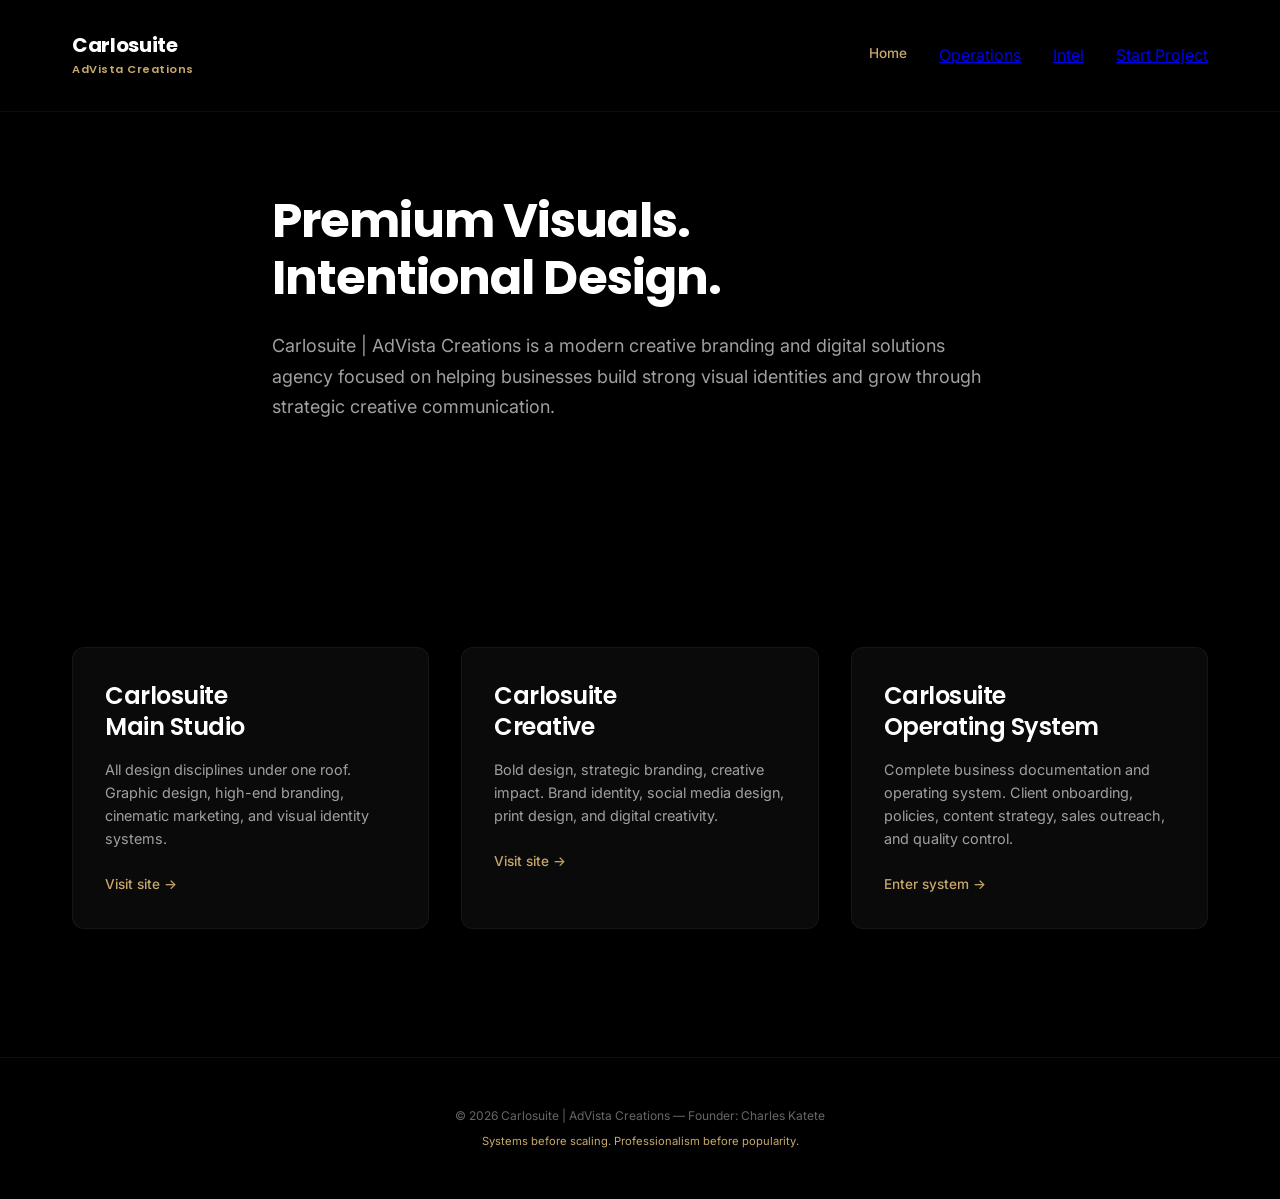
<file: index.html>
<!DOCTYPE html>
<html lang="en">
<head>
    <meta charset="UTF-8">
    <meta name="viewport" content="width=device-width, initial-scale=1.0">
    <title>Carlosuite | AdVista Creations</title>
    <link rel="stylesheet" href="css/style.css">
    <link href="https://fonts.googleapis.com/css2?family=Inter:opsz,wght@14..32,300;14..32,400;14..32,500;14..32,600;14..32,700&family=Poppins:wght@400;500;600;700;800&display=swap" rel="stylesheet">
</head>
<body>
    <div class="site-container">
        <!-- Navigation -->
        <header class="header">
            <div class="header-inner">
                <div class="logo">
                    <span class="logo-main">Carlosuite</span>
                    <span class="logo-sub">AdVista Creations</span>
                </div>
                <nav class="nav">
                    <a href="index.html" class="nav-link active">Home</a>
                    <a href="operations.html">Operations</a>
                    <a href="intel.html">Intel</a>
                    <a href="start.html">Start Project</a>
                </nav>
            </div>
        </header>

        <!-- Main Content -->
        <main class="main">
            <!-- Hero Section -->
            <section class="hero">
                <div class="container container-narrow">
                    <div class="hero-content">
                        <h1 class="hero-title">Premium Visuals.<br>Intentional Design.</h1>
                        <p class="hero-description">
                            Carlosuite | AdVista Creations is a modern creative branding and digital solutions agency 
                            focused on helping businesses build strong visual identities and grow through strategic 
                            creative communication.
                        </p>
                    </div>
                </div>
            </section>

            <!-- Three Card Navigation -->
            <section class="cards-section">
                <div class="container">
                    <div class="cards-grid">
                        <!-- Card 1: Existing Site 1 -->
                        <a href="https://carlosuite.vercel.app/" class="card" target="_blank" rel="noopener noreferrer">
                            <div class="card-content">
                                <h2 class="card-title">Carlosuite<br>Main Studio</h2>
                                <p class="card-description">
                                    All design disciplines under one roof. Graphic design, high-end branding, 
                                    cinematic marketing, and visual identity systems.
                                </p>
                                <span class="card-link">Visit site →</span>
                            </div>
                        </a>

                        <!-- Card 2: Existing Site 2 -->
                        <a href="https://carlosuite-creative.vercel.app/index.html" class="card" target="_blank" rel="noopener noreferrer">
                            <div class="card-content">
                                <h2 class="card-title">Carlosuite<br>Creative</h2>
                                <p class="card-description">
                                    Bold design, strategic branding, creative impact. Brand identity, social media design, 
                                    print design, and digital creativity.
                                </p>
                                <span class="card-link">Visit site →</span>
                            </div>
                        </a>

                        <!-- Card 3: New Unified Operating System -->
                        <a href="operations.html" class="card">
                            <div class="card-content">
                                <h2 class="card-title">Carlosuite<br>Operating System</h2>
                                <p class="card-description">
                                    Complete business documentation and operating system. Client onboarding, policies, 
                                    content strategy, sales outreach, and quality control.
                                </p>
                                <span class="card-link">Enter system →</span>
                            </div>
                        </a>
                    </div>
                </div>
            </section>

            <!-- Footer -->
            <footer class="footer">
                <div class="container">
                    <div class="footer-inner">
                        <p class="footer-copyright">© 2026 Carlosuite | AdVista Creations — Founder: Charles Katete</p>
                        <p class="footer-philosophy">Systems before scaling. Professionalism before popularity.</p>
                    </div>
                </div>
            </footer>
        </main>
    </div>
    <script src="js/main.js"></script>
</body>
</html>
</file>
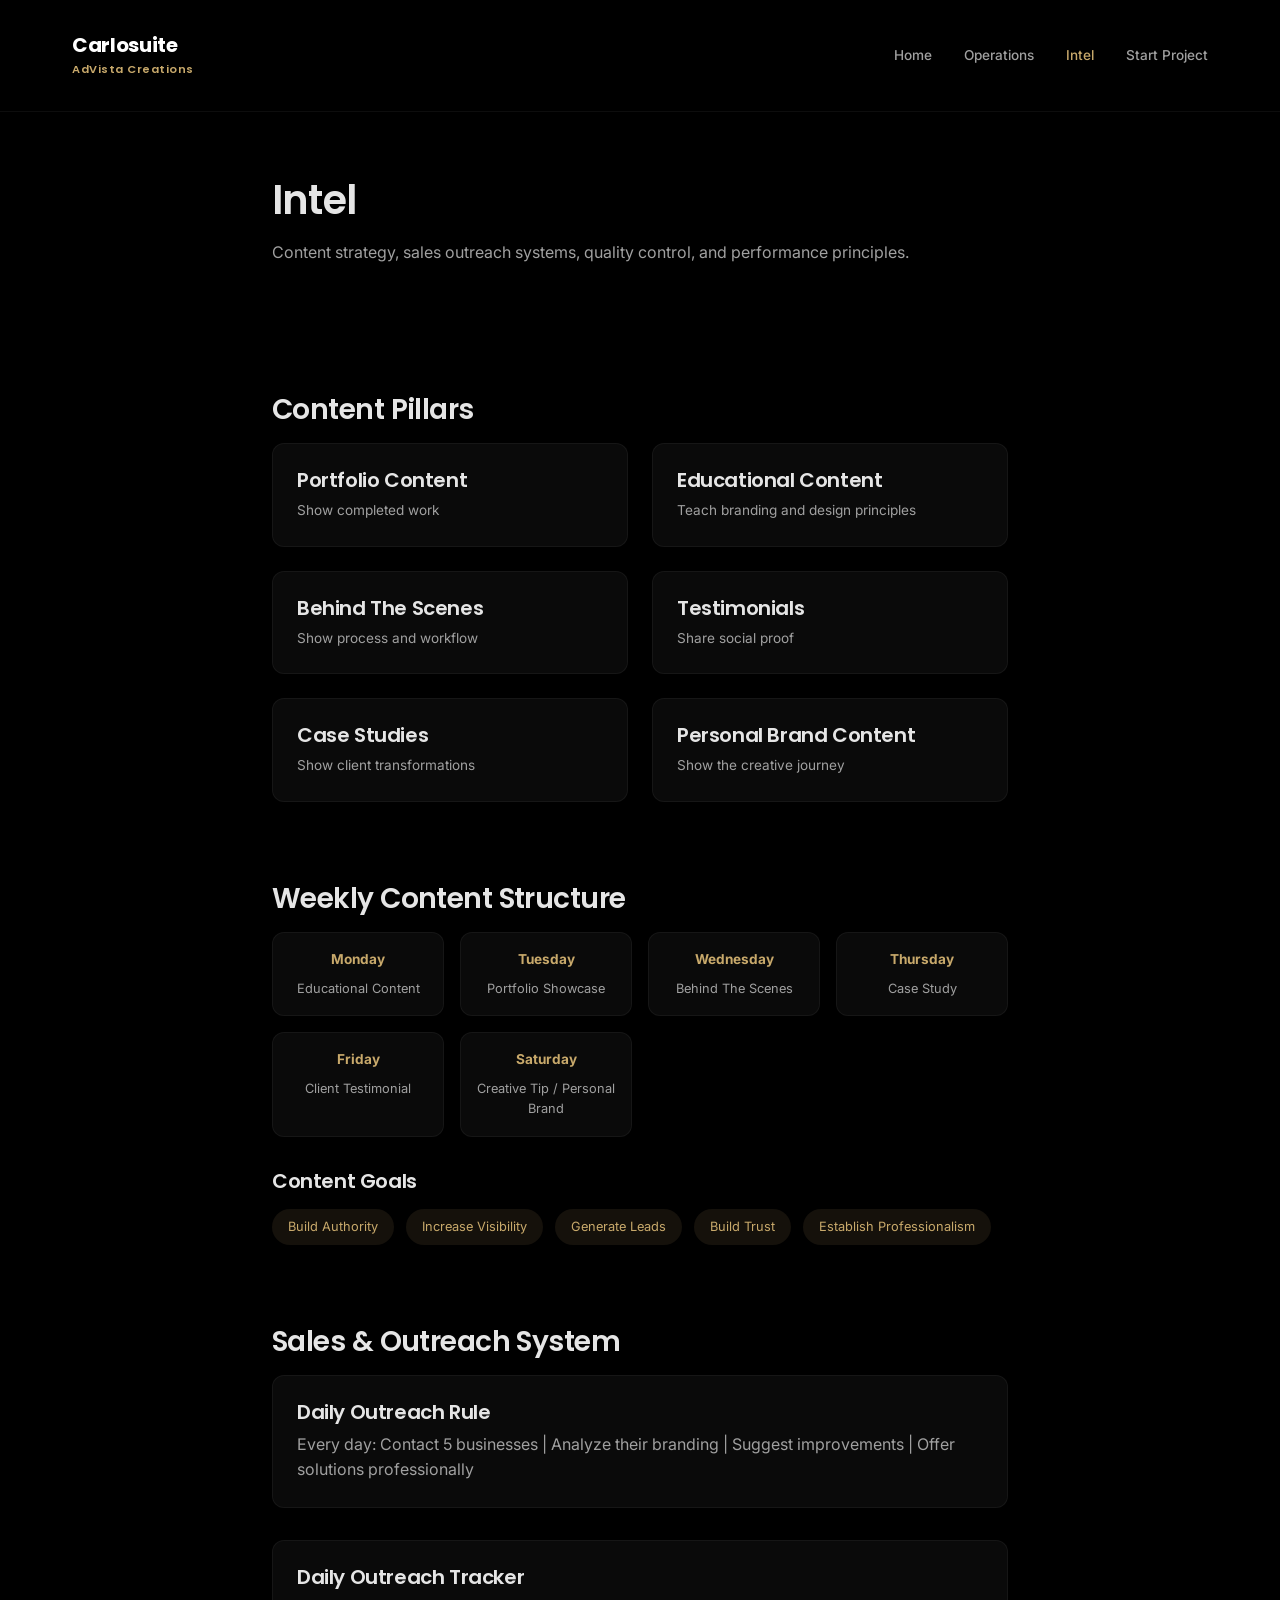
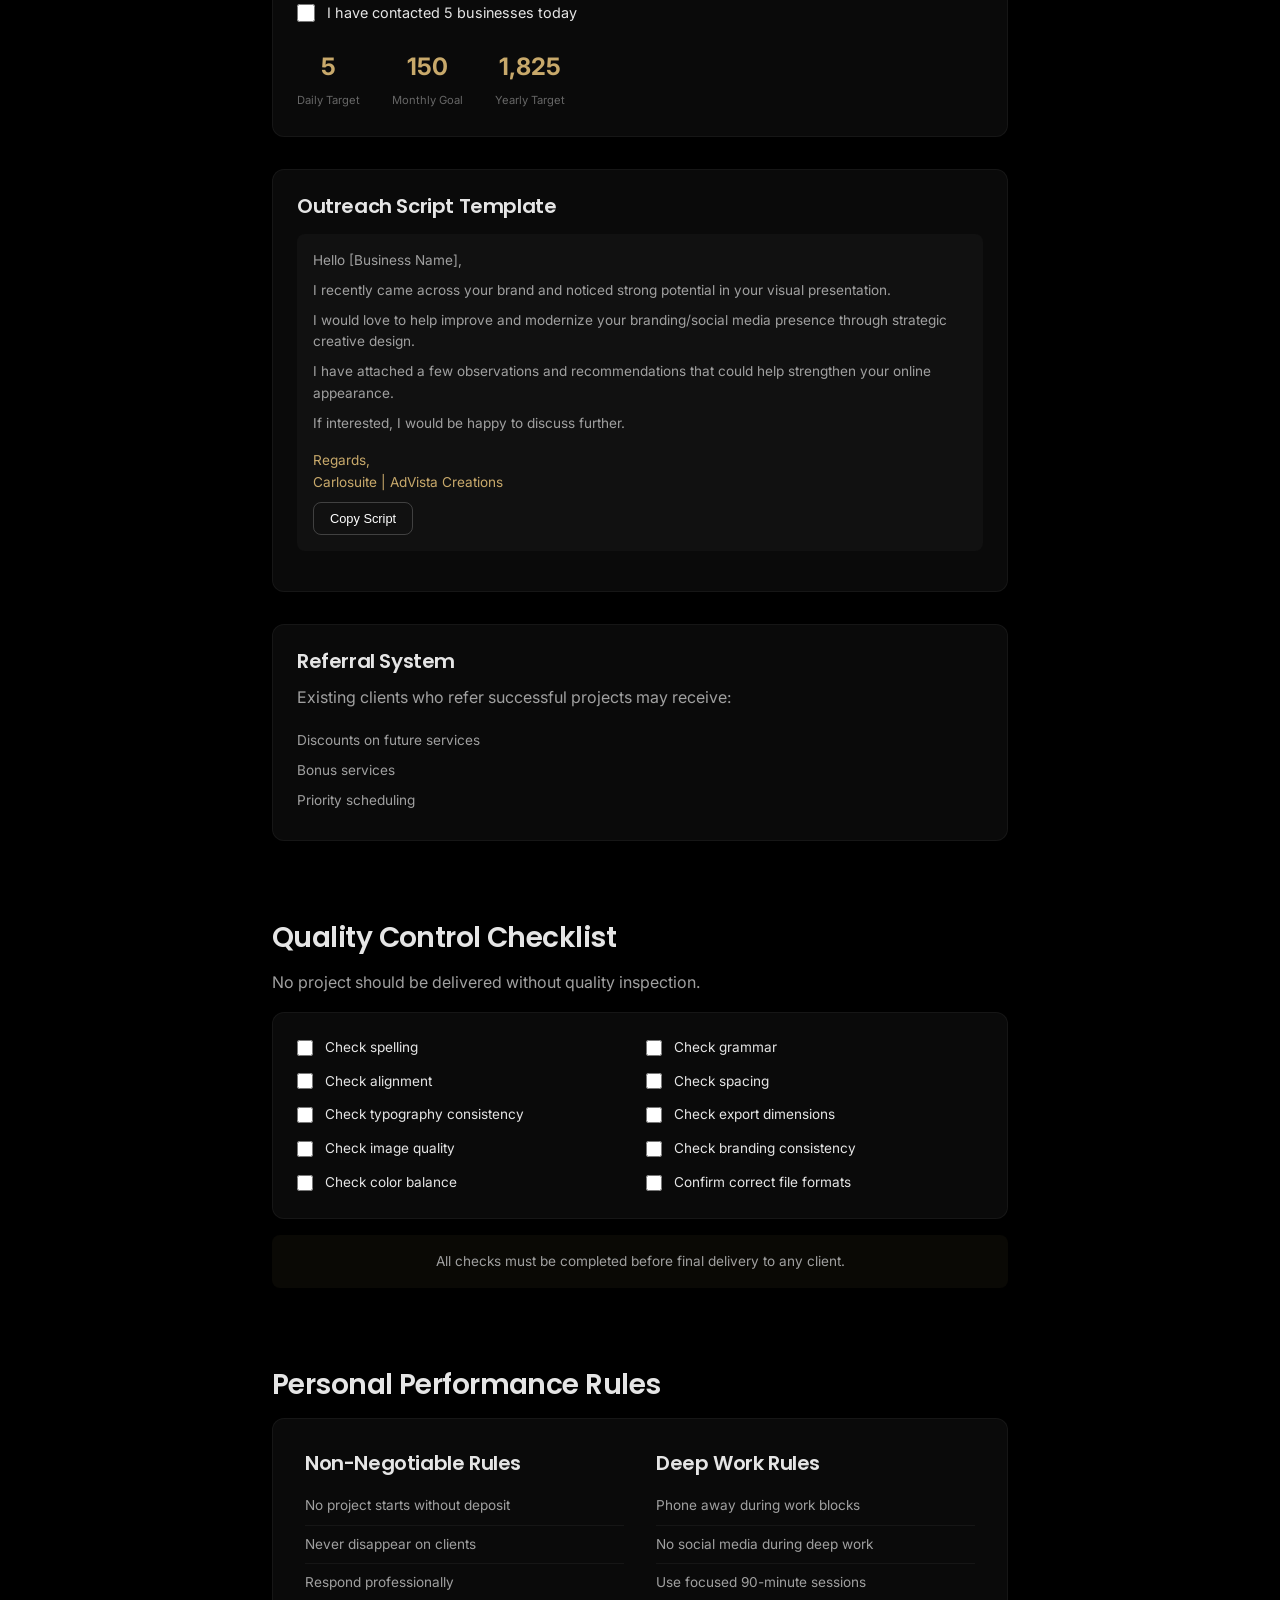
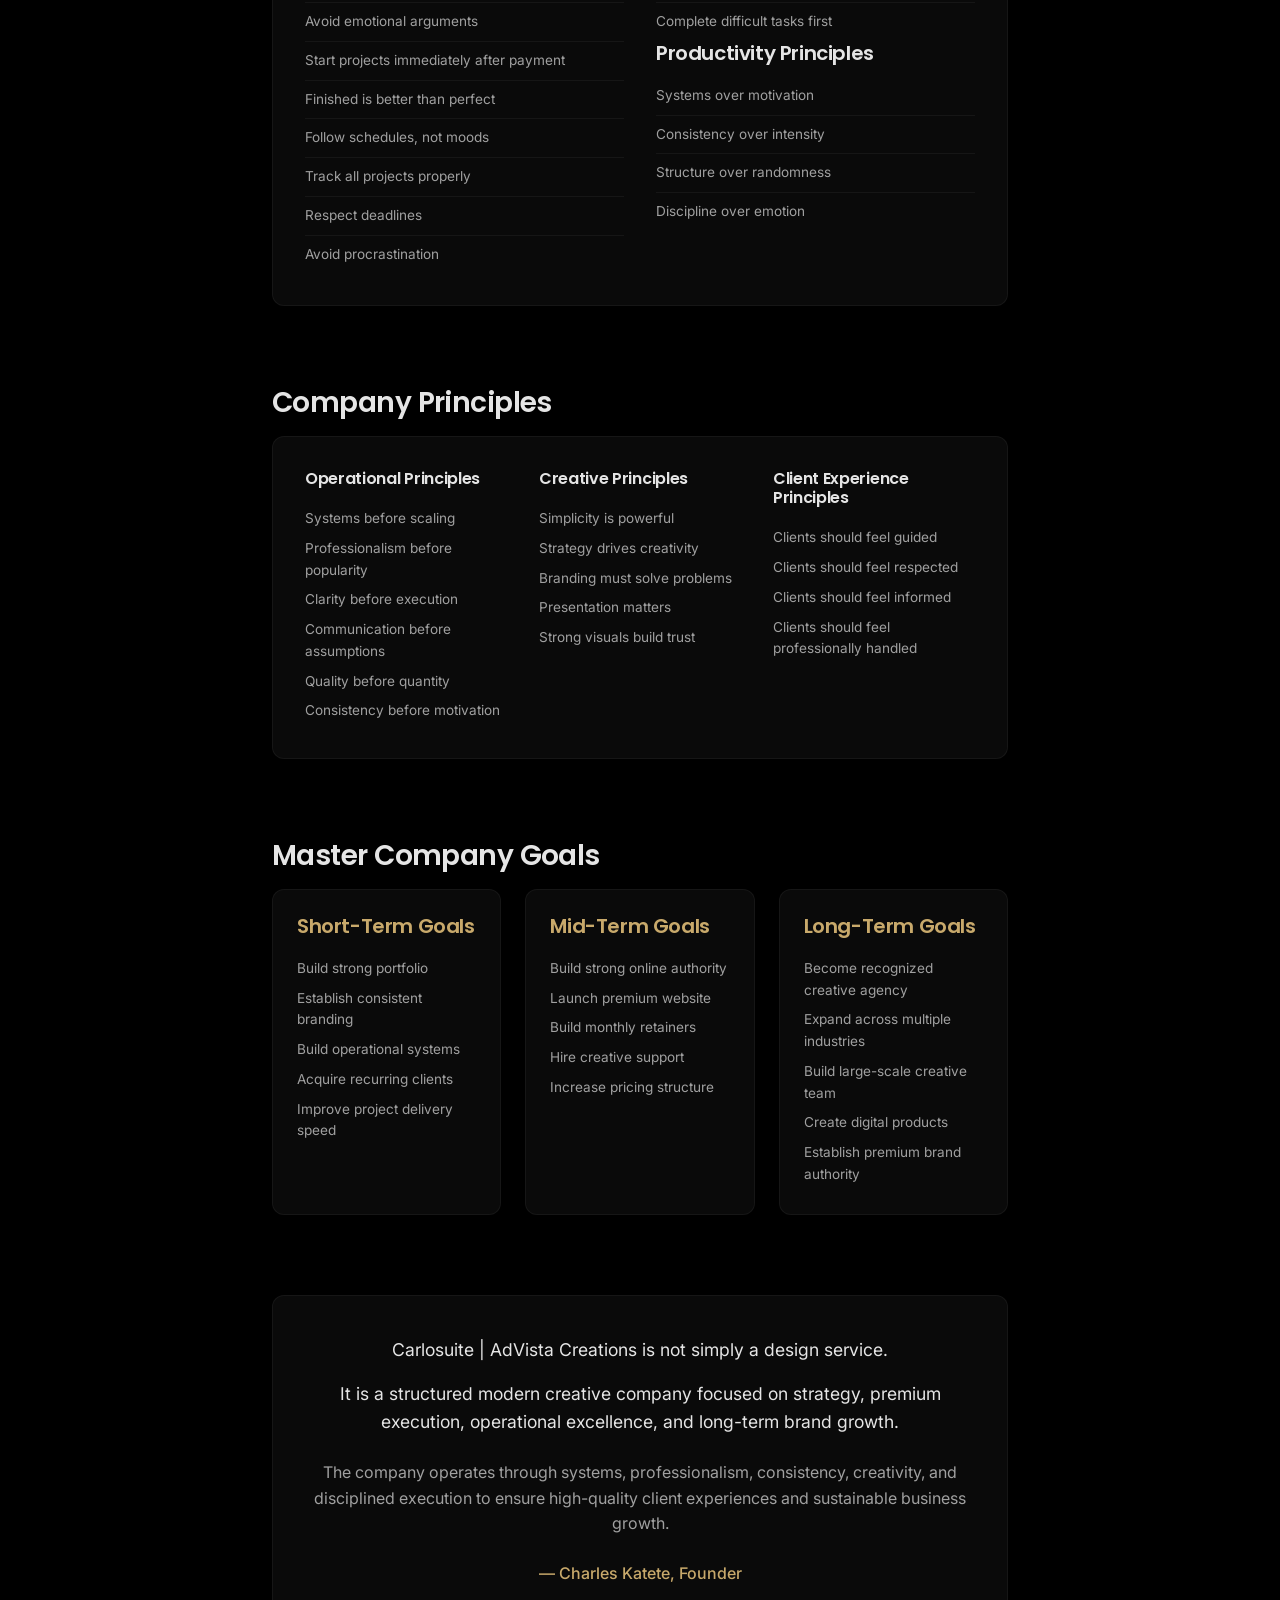
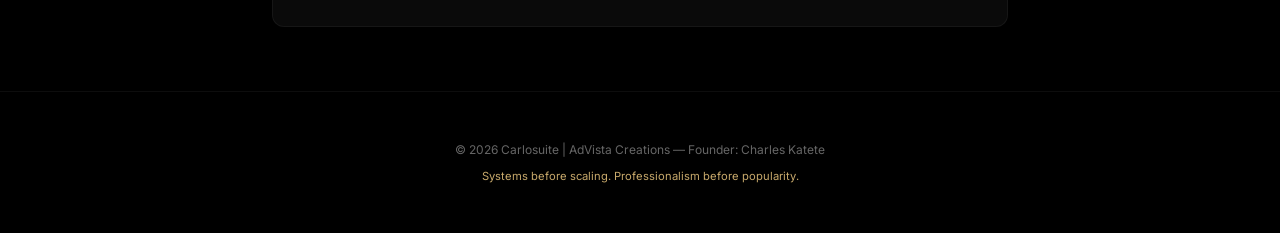
<file: intel.html>
<!DOCTYPE html>
<html lang="en">
<head>
    <meta charset="UTF-8">
    <meta name="viewport" content="width=device-width, initial-scale=1.0">
    <title>Intel — Carlosuite | AdVista Creations</title>
    <link rel="stylesheet" href="css/style.css">
    <link href="https://fonts.googleapis.com/css2?family=Inter:opsz,wght@14..32,300;14..32,400;14..32,500;14..32,600;14..32,700&family=Poppins:wght@400;500;600;700;800&display=swap" rel="stylesheet">
</head>
<body>
    <div class="site-container">
        <!-- Navigation -->
        <header class="header">
            <div class="header-inner">
                <div class="logo">
                    <span class="logo-main">Carlosuite</span>
                    <span class="logo-sub">AdVista Creations</span>
                </div>
                <nav class="nav">
                    <a href="index.html" class="nav-link">Home</a>
                    <a href="operations.html" class="nav-link">Operations</a>
                    <a href="intel.html" class="nav-link active">Intel</a>
                    <a href="start.html" class="nav-link">Start Project</a>
                </nav>
            </div>
        </header>

        <!-- Main Content -->
        <main class="main">
            <!-- Page Header -->
            <section class="page-header">
                <div class="container container-narrow">
                    <h1>Intel</h1>
                    <p class="header-desc">Content strategy, sales outreach systems, quality control, and performance principles.</p>
                </div>
            </section>

            <!-- Content Pillars -->
            <section class="content-pillars">
                <div class="container container-narrow">
                    <h2>Content Pillars</h2>
                    
                    <div class="pillars-grid">
                        <div class="pillar-card">
                            <h3>Portfolio Content</h3>
                            <p>Show completed work</p>
                        </div>
                        <div class="pillar-card">
                            <h3>Educational Content</h3>
                            <p>Teach branding and design principles</p>
                        </div>
                        <div class="pillar-card">
                            <h3>Behind The Scenes</h3>
                            <p>Show process and workflow</p>
                        </div>
                        <div class="pillar-card">
                            <h3>Testimonials</h3>
                            <p>Share social proof</p>
                        </div>
                        <div class="pillar-card">
                            <h3>Case Studies</h3>
                            <p>Show client transformations</p>
                        </div>
                        <div class="pillar-card">
                            <h3>Personal Brand Content</h3>
                            <p>Show the creative journey</p>
                        </div>
                    </div>
                </div>
            </section>

            <!-- Weekly Content Structure -->
            <section class="weekly-content">
                <div class="container container-narrow">
                    <h2>Weekly Content Structure</h2>
                    
                    <div class="weekly-grid">
                        <div class="weekday-card">
                            <div class="weekday">Monday</div>
                            <div class="content-type">Educational Content</div>
                        </div>
                        <div class="weekday-card">
                            <div class="weekday">Tuesday</div>
                            <div class="content-type">Portfolio Showcase</div>
                        </div>
                        <div class="weekday-card">
                            <div class="weekday">Wednesday</div>
                            <div class="content-type">Behind The Scenes</div>
                        </div>
                        <div class="weekday-card">
                            <div class="weekday">Thursday</div>
                            <div class="content-type">Case Study</div>
                        </div>
                        <div class="weekday-card">
                            <div class="weekday">Friday</div>
                            <div class="content-type">Client Testimonial</div>
                        </div>
                        <div class="weekday-card">
                            <div class="weekday">Saturday</div>
                            <div class="content-type">Creative Tip / Personal Brand</div>
                        </div>
                    </div>
                    
                    <div class="content-goals">
                        <h3>Content Goals</h3>
                        <div class="goals-list">
                            <span class="goal-tag">Build Authority</span>
                            <span class="goal-tag">Increase Visibility</span>
                            <span class="goal-tag">Generate Leads</span>
                            <span class="goal-tag">Build Trust</span>
                            <span class="goal-tag">Establish Professionalism</span>
                        </div>
                    </div>
                </div>
            </section>

            <!-- Sales & Outreach System -->
            <section class="outreach-system">
                <div class="container container-narrow">
                    <h2>Sales & Outreach System</h2>
                    
                    <div class="outreach-rule">
                        <div class="rule-content">
                            <h3>Daily Outreach Rule</h3>
                            <p>Every day: Contact 5 businesses | Analyze their branding | Suggest improvements | Offer solutions professionally</p>
                        </div>
                    </div>
                    
                    <div class="outreach-tracker">
                        <h3>Daily Outreach Tracker</h3>
                        <div class="tracker-check">
                            <label class="check-container">
                                <input type="checkbox" id="outreachComplete">
                                I have contacted 5 businesses today
                            </label>
                            <p id="outreachDate" class="tracker-date"></p>
                        </div>
                        <div class="outreach-stats">
                            <div class="stat">
                                <span class="stat-number">5</span>
                                <span class="stat-label">Daily Target</span>
                            </div>
                            <div class="stat">
                                <span class="stat-number">150</span>
                                <span class="stat-label">Monthly Goal</span>
                            </div>
                            <div class="stat">
                                <span class="stat-number">1,825</span>
                                <span class="stat-label">Yearly Target</span>
                            </div>
                        </div>
                    </div>
                    
                    <div class="outreach-script">
                        <h3>Outreach Script Template</h3>
                        <div class="script-box">
                            <p>Hello [Business Name],</p>
                            <p>I recently came across your brand and noticed strong potential in your visual presentation.</p>
                            <p>I would love to help improve and modernize your branding/social media presence through strategic creative design.</p>
                            <p>I have attached a few observations and recommendations that could help strengthen your online appearance.</p>
                            <p>If interested, I would be happy to discuss further.</p>
                            <p class="script-signature">Regards,<br>Carlosuite | AdVista Creations</p>
                            <button id="copyOutreachScript" class="copy-script-btn">Copy Script</button>
                        </div>
                    </div>
                    
                    <div class="referral-system">
                        <h3>Referral System</h3>
                        <p>Existing clients who refer successful projects may receive:</p>
                        <ul>
                            <li>Discounts on future services</li>
                            <li>Bonus services</li>
                            <li>Priority scheduling</li>
                        </ul>
                    </div>
                </div>
            </section>

            <!-- Quality Control Checklist -->
            <section class="quality-checklist">
                <div class="container container-narrow">
                    <h2>Quality Control Checklist</h2>
                    <p>No project should be delivered without quality inspection.</p>
                    
                    <div class="checklist-grid">
                        <div class="checklist-item">
                            <input type="checkbox" id="check1">
                            <label for="check1">Check spelling</label>
                        </div>
                        <div class="checklist-item">
                            <input type="checkbox" id="check2">
                            <label for="check2">Check grammar</label>
                        </div>
                        <div class="checklist-item">
                            <input type="checkbox" id="check3">
                            <label for="check3">Check alignment</label>
                        </div>
                        <div class="checklist-item">
                            <input type="checkbox" id="check4">
                            <label for="check4">Check spacing</label>
                        </div>
                        <div class="checklist-item">
                            <input type="checkbox" id="check5">
                            <label for="check5">Check typography consistency</label>
                        </div>
                        <div class="checklist-item">
                            <input type="checkbox" id="check6">
                            <label for="check6">Check export dimensions</label>
                        </div>
                        <div class="checklist-item">
                            <input type="checkbox" id="check7">
                            <label for="check7">Check image quality</label>
                        </div>
                        <div class="checklist-item">
                            <input type="checkbox" id="check8">
                            <label for="check8">Check branding consistency</label>
                        </div>
                        <div class="checklist-item">
                            <input type="checkbox" id="check9">
                            <label for="check9">Check color balance</label>
                        </div>
                        <div class="checklist-item">
                            <input type="checkbox" id="check10">
                            <label for="check10">Confirm correct file formats</label>
                        </div>
                    </div>
                    
                    <div class="checklist-note">
                        <p>All checks must be completed before final delivery to any client.</p>
                    </div>
                </div>
            </section>

            <!-- Personal Performance Rules -->
            <section class="performance-rules">
                <div class="container container-narrow">
                    <h2>Personal Performance Rules</h2>
                    
                    <div class="rules-two-columns">
                        <div class="rules-column">
                            <h3>Non-Negotiable Rules</h3>
                            <ul>
                                <li>No project starts without deposit</li>
                                <li>Never disappear on clients</li>
                                <li>Respond professionally</li>
                                <li>Avoid emotional arguments</li>
                                <li>Start projects immediately after payment</li>
                                <li>Finished is better than perfect</li>
                                <li>Follow schedules, not moods</li>
                                <li>Track all projects properly</li>
                                <li>Respect deadlines</li>
                                <li>Avoid procrastination</li>
                            </ul>
                        </div>
                        <div class="rules-column">
                            <h3>Deep Work Rules</h3>
                            <ul>
                                <li>Phone away during work blocks</li>
                                <li>No social media during deep work</li>
                                <li>Use focused 90-minute sessions</li>
                                <li>Complete difficult tasks first</li>
                            </ul>
                            <h3>Productivity Principles</h3>
                            <ul>
                                <li>Systems over motivation</li>
                                <li>Consistency over intensity</li>
                                <li>Structure over randomness</li>
                                <li>Discipline over emotion</li>
                            </ul>
                        </div>
                    </div>
                </div>
            </section>

            <!-- Company Principles -->
            <section class="company-principles">
                <div class="container container-narrow">
                    <h2>Company Principles</h2>
                    
                    <div class="principles-grid-full">
                        <div class="principles-group">
                            <h3>Operational Principles</h3>
                            <ul>
                                <li>Systems before scaling</li>
                                <li>Professionalism before popularity</li>
                                <li>Clarity before execution</li>
                                <li>Communication before assumptions</li>
                                <li>Quality before quantity</li>
                                <li>Consistency before motivation</li>
                            </ul>
                        </div>
                        <div class="principles-group">
                            <h3>Creative Principles</h3>
                            <ul>
                                <li>Simplicity is powerful</li>
                                <li>Strategy drives creativity</li>
                                <li>Branding must solve problems</li>
                                <li>Presentation matters</li>
                                <li>Strong visuals build trust</li>
                            </ul>
                        </div>
                        <div class="principles-group">
                            <h3>Client Experience Principles</h3>
                            <ul>
                                <li>Clients should feel guided</li>
                                <li>Clients should feel respected</li>
                                <li>Clients should feel informed</li>
                                <li>Clients should feel professionally handled</li>
                            </ul>
                        </div>
                    </div>
                </div>
            </section>

            <!-- Master Company Goals -->
            <section class="company-goals">
                <div class="container container-narrow">
                    <h2>Master Company Goals</h2>
                    
                    <div class="goals-grid">
                        <div class="goal-card">
                            <h3>Short-Term Goals</h3>
                            <ul>
                                <li>Build strong portfolio</li>
                                <li>Establish consistent branding</li>
                                <li>Build operational systems</li>
                                <li>Acquire recurring clients</li>
                                <li>Improve project delivery speed</li>
                            </ul>
                        </div>
                        <div class="goal-card">
                            <h3>Mid-Term Goals</h3>
                            <ul>
                                <li>Build strong online authority</li>
                                <li>Launch premium website</li>
                                <li>Build monthly retainers</li>
                                <li>Hire creative support</li>
                                <li>Increase pricing structure</li>
                            </ul>
                        </div>
                        <div class="goal-card">
                            <h3>Long-Term Goals</h3>
                            <ul>
                                <li>Become recognized creative agency</li>
                                <li>Expand across multiple industries</li>
                                <li>Build large-scale creative team</li>
                                <li>Create digital products</li>
                                <li>Establish premium brand authority</li>
                            </ul>
                        </div>
                    </div>
                </div>
            </section>

            <!-- Final Company Statement -->
            <section class="final-statement">
                <div class="container container-narrow">
                    <div class="statement-box">
                        <p class="statement-text">Carlosuite | AdVista Creations is not simply a design service.</p>
                        <p class="statement-text">It is a structured modern creative company focused on strategy, premium execution, operational excellence, and long-term brand growth.</p>
                        <p class="statement-closing">The company operates through systems, professionalism, consistency, creativity, and disciplined execution to ensure high-quality client experiences and sustainable business growth.</p>
                        <div class="statement-gold">— Charles Katete, Founder</div>
                    </div>
                </div>
            </section>
        </main>

        <!-- Footer -->
        <footer class="footer">
            <div class="container">
                <div class="footer-inner">
                    <p class="footer-copyright">© 2026 Carlosuite | AdVista Creations — Founder: Charles Katete</p>
                    <p class="footer-philosophy">Systems before scaling. Professionalism before popularity.</p>
                </div>
            </div>
        </footer>
    </div>
    <script src="js/main.js"></script>
</body>
</html>
</file>
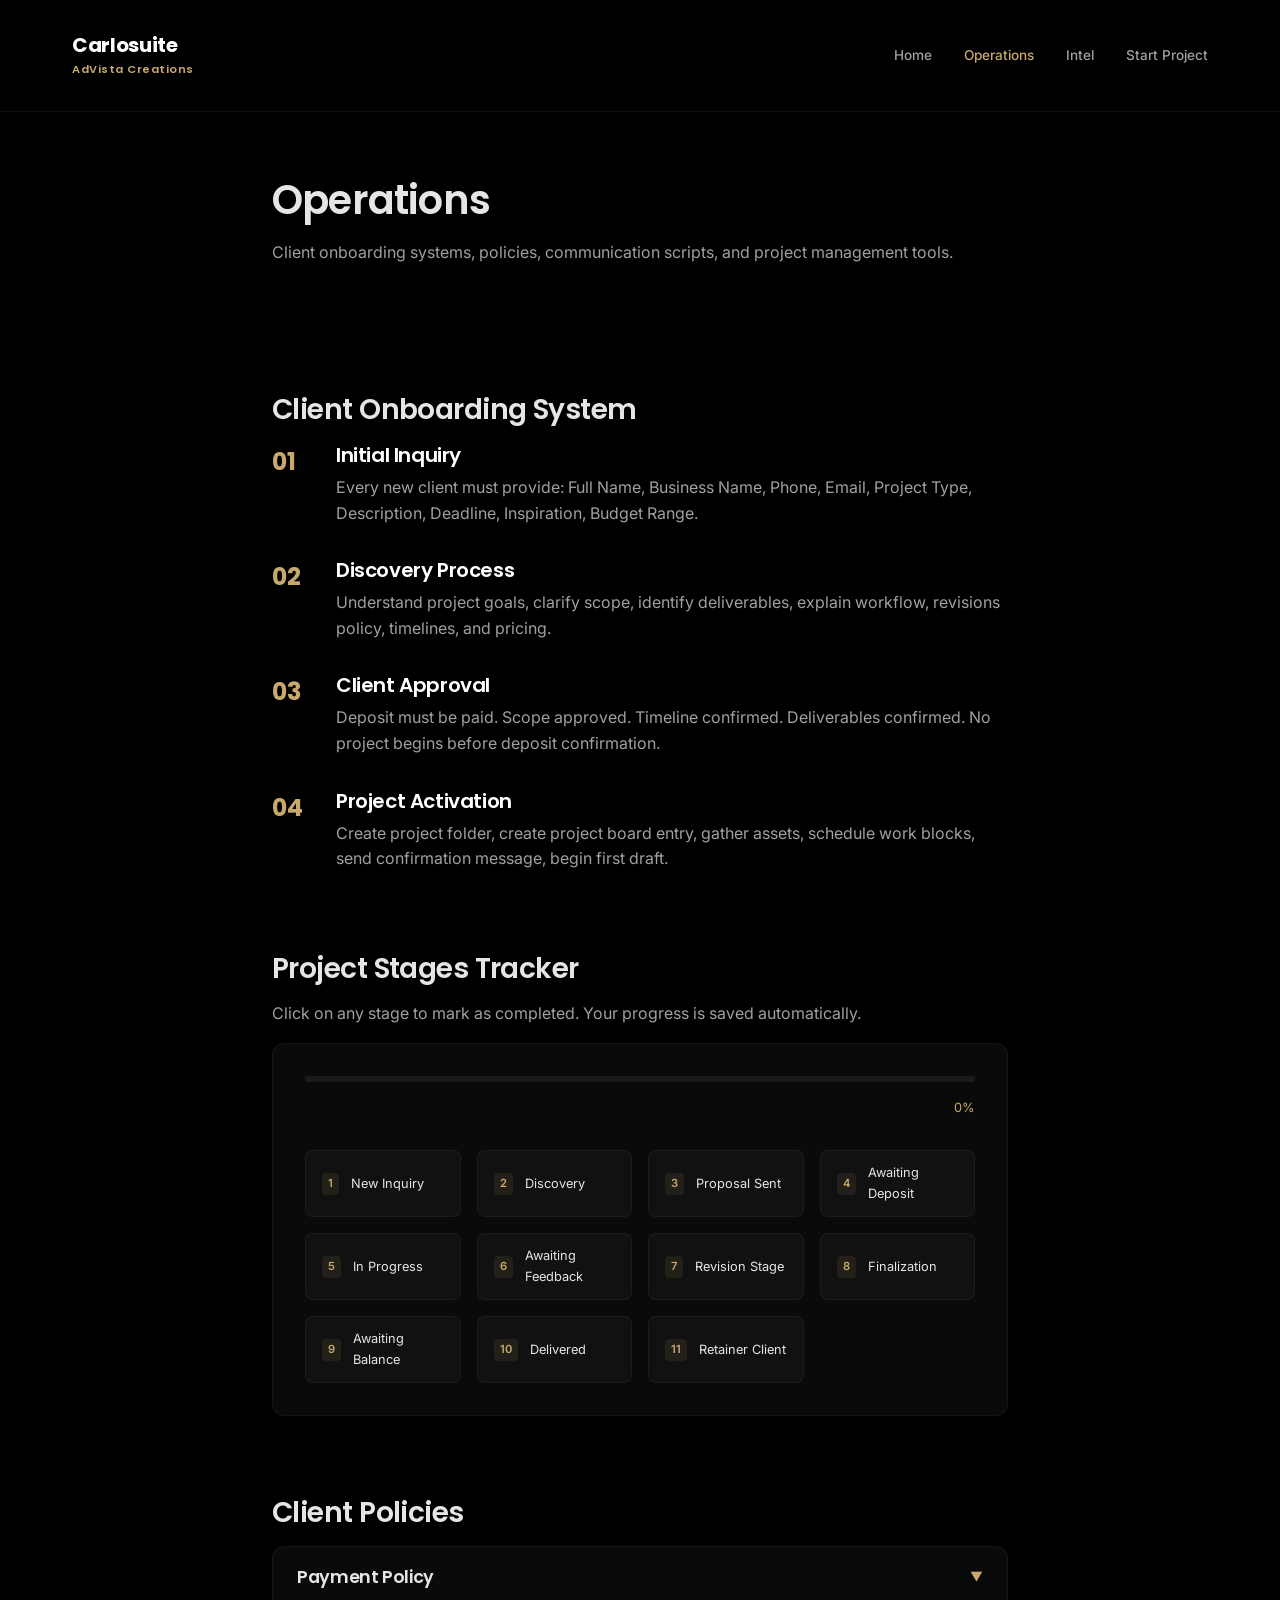
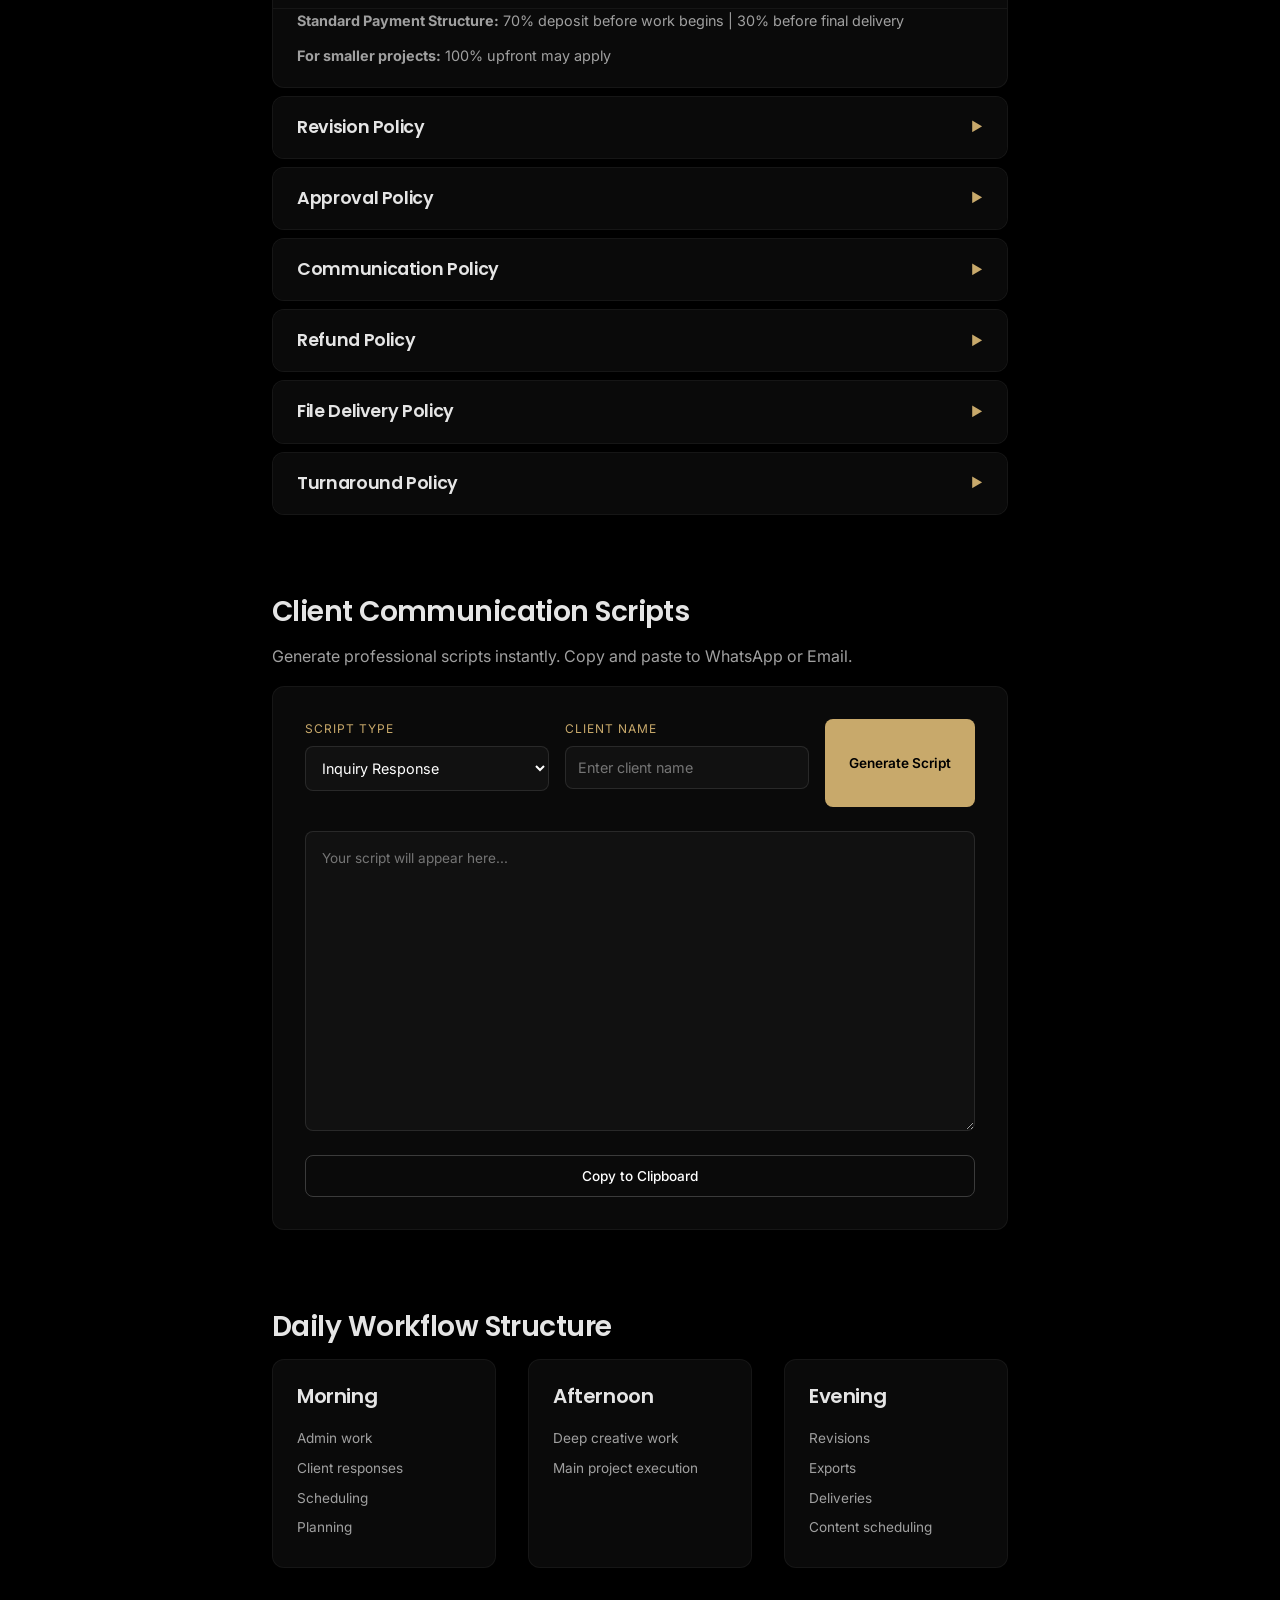
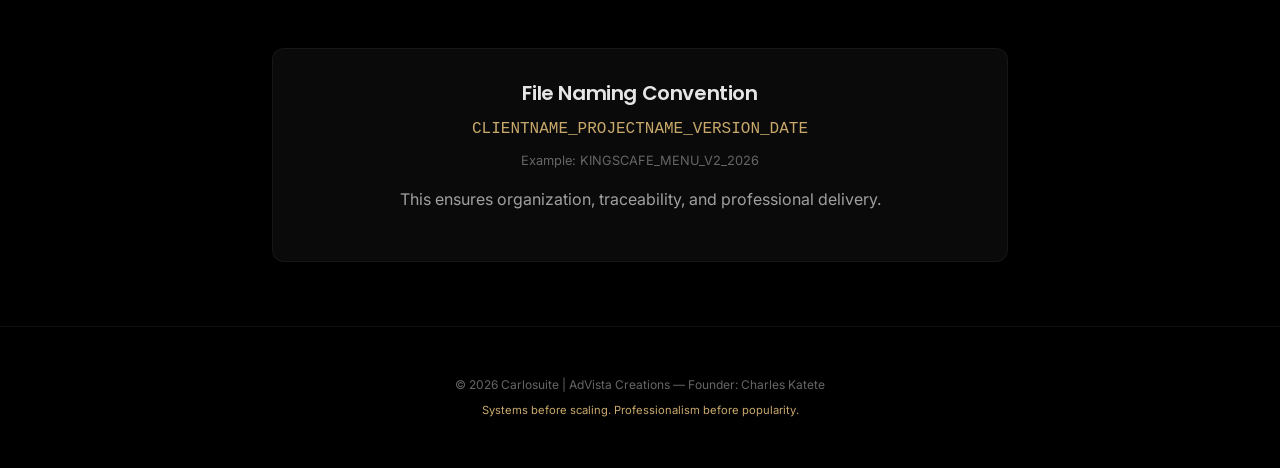
<file: operations.html>
<!DOCTYPE html>
<html lang="en">
<head>
    <meta charset="UTF-8">
    <meta name="viewport" content="width=device-width, initial-scale=1.0">
    <title>Operations — Carlosuite | AdVista Creations</title>
    <link rel="stylesheet" href="css/style.css">
    <link href="https://fonts.googleapis.com/css2?family=Inter:opsz,wght@14..32,300;14..32,400;14..32,500;14..32,600;14..32,700&family=Poppins:wght@400;500;600;700;800&display=swap" rel="stylesheet">
</head>
<body>
    <div class="site-container">
        <!-- Navigation -->
        <header class="header">
            <div class="header-inner">
                <div class="logo">
                    <span class="logo-main">Carlosuite</span>
                    <span class="logo-sub">AdVista Creations</span>
                </div>
                <nav class="nav">
                    <a href="index.html" class="nav-link">Home</a>
                    <a href="operations.html" class="nav-link active">Operations</a>
                    <a href="intel.html" class="nav-link">Intel</a>
                    <a href="start.html" class="nav-link">Start Project</a>
                </nav>
            </div>
        </header>

        <!-- Main Content -->
        <main class="main">
            <!-- Page Header -->
            <section class="page-header">
                <div class="container container-narrow">
                    <h1>Operations</h1>
                    <p class="header-desc">Client onboarding systems, policies, communication scripts, and project management tools.</p>
                </div>
            </section>

            <!-- Client Onboarding System -->
            <section class="onboarding-system">
                <div class="container container-narrow">
                    <h2>Client Onboarding System</h2>
                    <div class="onboarding-steps">
                        <div class="step">
                            <div class="step-number">01</div>
                            <div class="step-content">
                                <h3>Initial Inquiry</h3>
                                <p>Every new client must provide: Full Name, Business Name, Phone, Email, Project Type, Description, Deadline, Inspiration, Budget Range.</p>
                            </div>
                        </div>
                        <div class="step">
                            <div class="step-number">02</div>
                            <div class="step-content">
                                <h3>Discovery Process</h3>
                                <p>Understand project goals, clarify scope, identify deliverables, explain workflow, revisions policy, timelines, and pricing.</p>
                            </div>
                        </div>
                        <div class="step">
                            <div class="step-number">03</div>
                            <div class="step-content">
                                <h3>Client Approval</h3>
                                <p>Deposit must be paid. Scope approved. Timeline confirmed. Deliverables confirmed. No project begins before deposit confirmation.</p>
                            </div>
                        </div>
                        <div class="step">
                            <div class="step-number">04</div>
                            <div class="step-content">
                                <h3>Project Activation</h3>
                                <p>Create project folder, create project board entry, gather assets, schedule work blocks, send confirmation message, begin first draft.</p>
                            </div>
                        </div>
                    </div>
                </div>
            </section>

            <!-- Project Stages Tracker -->
            <section class="project-tracker">
                <div class="container container-narrow">
                    <h2>Project Stages Tracker</h2>
                    <p>Click on any stage to mark as completed. Your progress is saved automatically.</p>
                    
                    <div class="tracker-container">
                        <div class="progress-bar-container">
                            <div class="progress-bar" id="stageProgress" style="width: 0%;"></div>
                        </div>
                        <div class="progress-percentage" id="progressPercent">0%</div>
                        
                        <div class="stages-grid">
                            <div class="stage-item" data-stage="1">
                                <span class="stage-num">1</span>
                                <span class="stage-name">New Inquiry</span>
                            </div>
                            <div class="stage-item" data-stage="2">
                                <span class="stage-num">2</span>
                                <span class="stage-name">Discovery</span>
                            </div>
                            <div class="stage-item" data-stage="3">
                                <span class="stage-num">3</span>
                                <span class="stage-name">Proposal Sent</span>
                            </div>
                            <div class="stage-item" data-stage="4">
                                <span class="stage-num">4</span>
                                <span class="stage-name">Awaiting Deposit</span>
                            </div>
                            <div class="stage-item" data-stage="5">
                                <span class="stage-num">5</span>
                                <span class="stage-name">In Progress</span>
                            </div>
                            <div class="stage-item" data-stage="6">
                                <span class="stage-num">6</span>
                                <span class="stage-name">Awaiting Feedback</span>
                            </div>
                            <div class="stage-item" data-stage="7">
                                <span class="stage-num">7</span>
                                <span class="stage-name">Revision Stage</span>
                            </div>
                            <div class="stage-item" data-stage="8">
                                <span class="stage-num">8</span>
                                <span class="stage-name">Finalization</span>
                            </div>
                            <div class="stage-item" data-stage="9">
                                <span class="stage-num">9</span>
                                <span class="stage-name">Awaiting Balance</span>
                            </div>
                            <div class="stage-item" data-stage="10">
                                <span class="stage-num">10</span>
                                <span class="stage-name">Delivered</span>
                            </div>
                            <div class="stage-item" data-stage="11">
                                <span class="stage-num">11</span>
                                <span class="stage-name">Retainer Client</span>
                            </div>
                        </div>
                    </div>
                </div>
            </section>

            <!-- Client Policies -->
            <section class="client-policies">
                <div class="container container-narrow">
                    <h2>Client Policies</h2>
                    
                    <div class="policies-accordion">
                        <div class="policy-item">
                            <div class="policy-header">
                                <h3>Payment Policy</h3>
                                <span class="toggle-icon">▼</span>
                            </div>
                            <div class="policy-content">
                                <p><strong>Standard Payment Structure:</strong> 70% deposit before work begins | 30% before final delivery</p>
                                <p><strong>For smaller projects:</strong> 100% upfront may apply</p>
                            </div>
                        </div>
                        
                        <div class="policy-item">
                            <div class="policy-header">
                                <h3>Revision Policy</h3>
                                <span class="toggle-icon">▶</span>
                            </div>
                            <div class="policy-content">
                                <p>Each package includes a limited number of revisions.</p>
                                <p><strong>Revision includes:</strong> Minor adjustments, color changes, font adjustments, layout refinements, small modifications.</p>
                                <p><strong>Revision does NOT include:</strong> Complete redesign, new creative direction, new concept development, additional deliverables outside agreed scope.</p>
                                <p><strong>Additional revisions beyond package limits:</strong> $10 per revision</p>
                            </div>
                        </div>
                        
                        <div class="policy-item">
                            <div class="policy-header">
                                <h3>Approval Policy</h3>
                                <span class="toggle-icon">▶</span>
                            </div>
                            <div class="policy-content">
                                <p>Once a design concept is approved, major changes become billable. New concepts require additional payment. Timeline extensions may apply.</p>
                            </div>
                        </div>
                        
                        <div class="policy-item">
                            <div class="policy-header">
                                <h3>Communication Policy</h3>
                                <span class="toggle-icon">▶</span>
                            </div>
                            <div class="policy-content">
                                <p><strong>Official channels:</strong> Email, WhatsApp Business, Scheduled meetings</p>
                                <p><strong>Business hours:</strong> Monday – Saturday | 8:00 AM – 7:00 PM</p>
                            </div>
                        </div>
                        
                        <div class="policy-item">
                            <div class="policy-header">
                                <h3>Refund Policy</h3>
                                <span class="toggle-icon">▶</span>
                            </div>
                            <div class="policy-content">
                                <p>Deposits are non-refundable once work has commenced.</p>
                                <p>Refunds will not apply for: Change of mind, delayed responses from client, scope changes, approved concepts.</p>
                            </div>
                        </div>
                        
                        <div class="policy-item">
                            <div class="policy-header">
                                <h3>File Delivery Policy</h3>
                                <span class="toggle-icon">▶</span>
                            </div>
                            <div class="policy-content">
                                <p>Final files are delivered after full payment.</p>
                                <p>Deliverables may include: PNG, JPG, PDF, SVG, Source files (if included in package).</p>
                            </div>
                        </div>
                        
                        <div class="policy-item">
                            <div class="policy-header">
                                <h3>Turnaround Policy</h3>
                                <span class="toggle-icon">▶</span>
                            </div>
                            <div class="policy-content">
                                <p>Project timelines depend on scope, complexity, client responsiveness, and revision rounds.</p>
                                <p><strong>Rush projects attract additional charges.</strong></p>
                            </div>
                        </div>
                    </div>
                </div>
            </section>

            <!-- Script Generator Tool -->
            <section class="script-generator">
                <div class="container container-narrow">
                    <h2>Client Communication Scripts</h2>
                    <p>Generate professional scripts instantly. Copy and paste to WhatsApp or Email.</p>
                    
                    <div class="generator-box">
                        <div class="generator-controls">
                            <div class="form-group">
                                <label for="scriptType">Script Type</label>
                                <select id="scriptType" class="script-select">
                                    <option value="inquiry">Inquiry Response</option>
                                    <option value="deposit">Deposit Confirmation</option>
                                    <option value="revision">Revision Boundary</option>
                                    <option value="delay">Delay Update</option>
                                    <option value="delivery">Final Delivery</option>
                                    <option value="outreach">Outreach Script</option>
                                </select>
                            </div>
                            <div class="form-group">
                                <label for="clientName">Client Name</label>
                                <input type="text" id="clientName" class="client-input" placeholder="Enter client name">
                            </div>
                            <button id="generateScriptBtn" class="btn-primary">Generate Script</button>
                        </div>
                        
                        <div class="script-output-container">
                            <textarea id="scriptOutput" class="script-textarea" placeholder="Your script will appear here..." readonly></textarea>
                            <button id="copyScriptBtn" class="btn-secondary copy-btn">Copy to Clipboard</button>
                        </div>
                    </div>
                </div>
            </section>

            <!-- Daily Workflow Structure -->
            <section class="daily-workflow">
                <div class="container container-narrow">
                    <h2>Daily Workflow Structure</h2>
                    
                    <div class="workflow-grid">
                        <div class="workflow-card">
                            <h3>Morning</h3>
                            <ul>
                                <li>Admin work</li>
                                <li>Client responses</li>
                                <li>Scheduling</li>
                                <li>Planning</li>
                            </ul>
                        </div>
                        <div class="workflow-card">
                            <h3>Afternoon</h3>
                            <ul>
                                <li>Deep creative work</li>
                                <li>Main project execution</li>
                            </ul>
                        </div>
                        <div class="workflow-card">
                            <h3>Evening</h3>
                            <ul>
                                <li>Revisions</li>
                                <li>Exports</li>
                                <li>Deliveries</li>
                                <li>Content scheduling</li>
                            </ul>
                        </div>
                    </div>
                </div>
            </section>

            <!-- File Naming Convention -->
            <section class="file-naming">
                <div class="container container-narrow">
                    <div class="naming-box">
                        <h3>File Naming Convention</h3>
                        <p class="naming-format">CLIENTNAME_PROJECTNAME_VERSION_DATE</p>
                        <p class="naming-example">Example: KINGSCAFE_MENU_V2_2026</p>
                        <p>This ensures organization, traceability, and professional delivery.</p>
                    </div>
                </div>
            </section>
        </main>

        <!-- Footer -->
        <footer class="footer">
            <div class="container">
                <div class="footer-inner">
                    <p class="footer-copyright">© 2026 Carlosuite | AdVista Creations — Founder: Charles Katete</p>
                    <p class="footer-philosophy">Systems before scaling. Professionalism before popularity.</p>
                </div>
            </div>
        </footer>
    </div>
    <script src="js/main.js"></script>
</body>
</html>
</file>
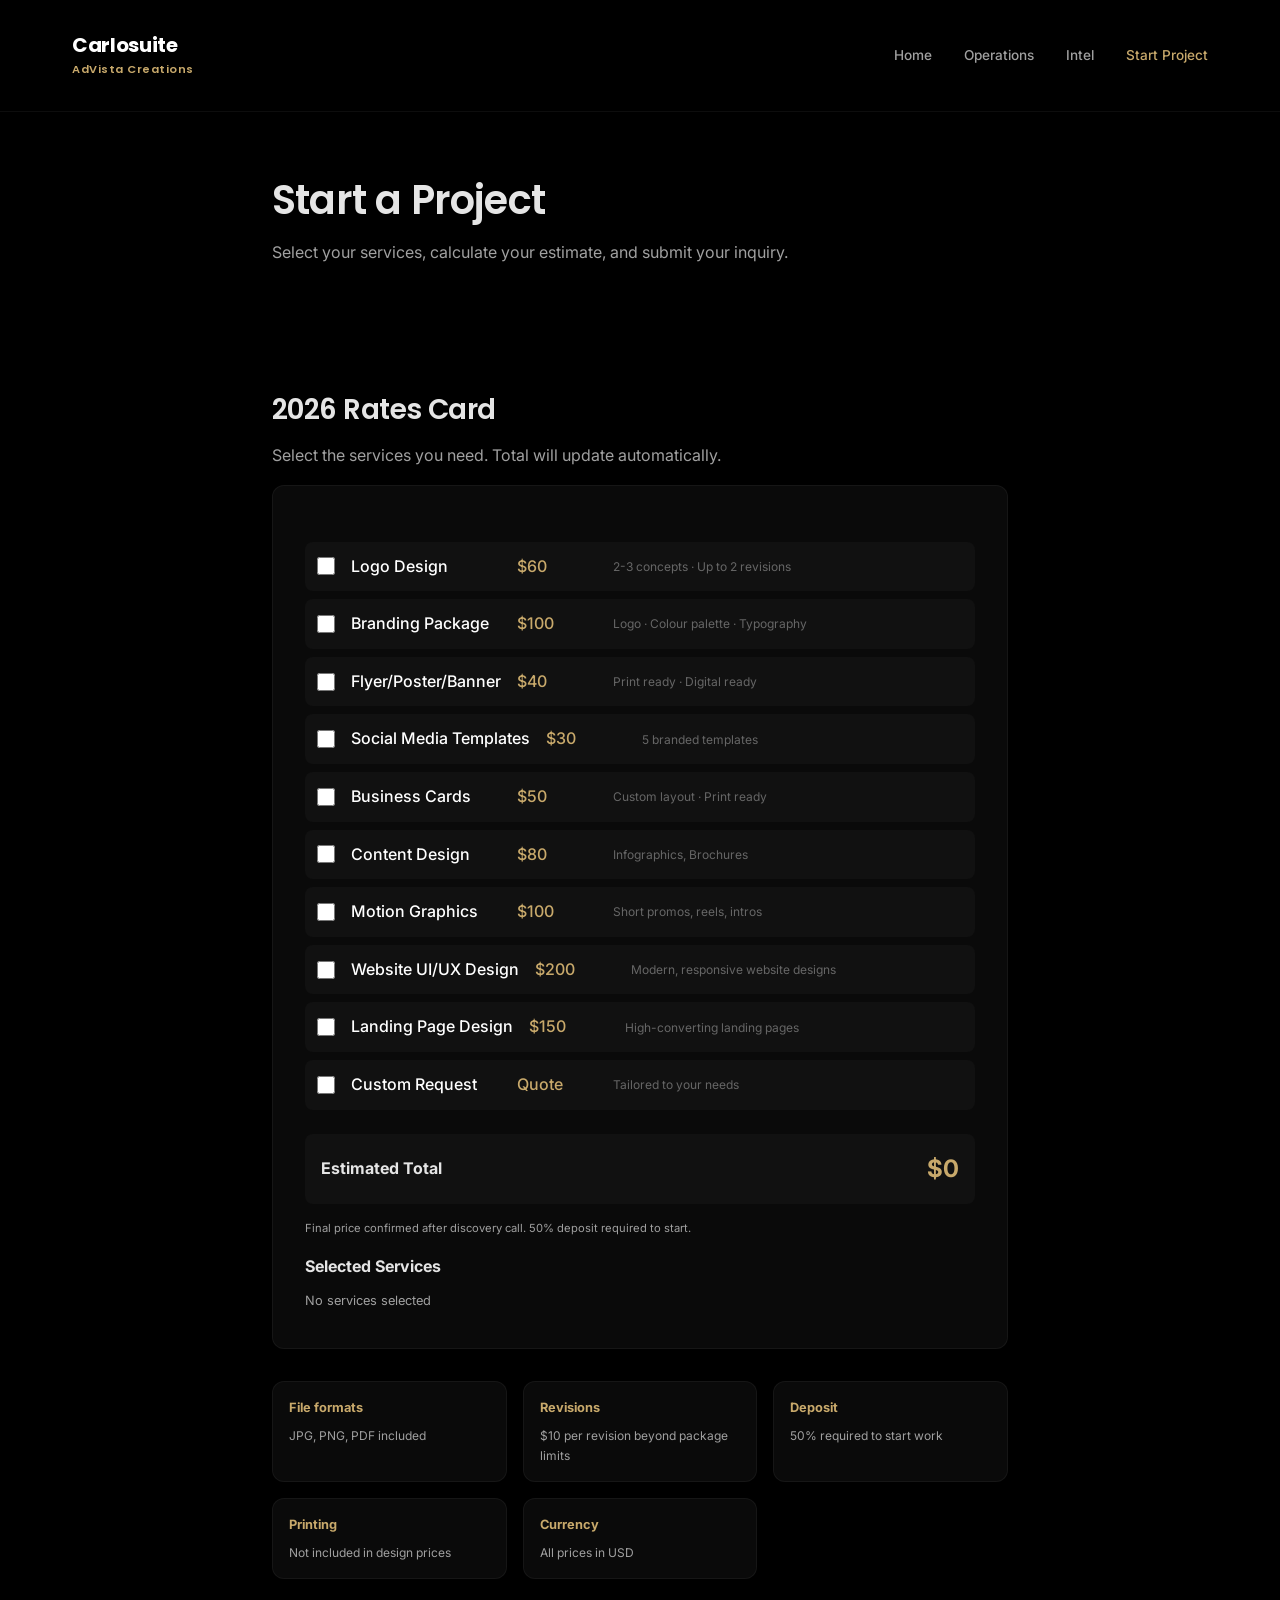
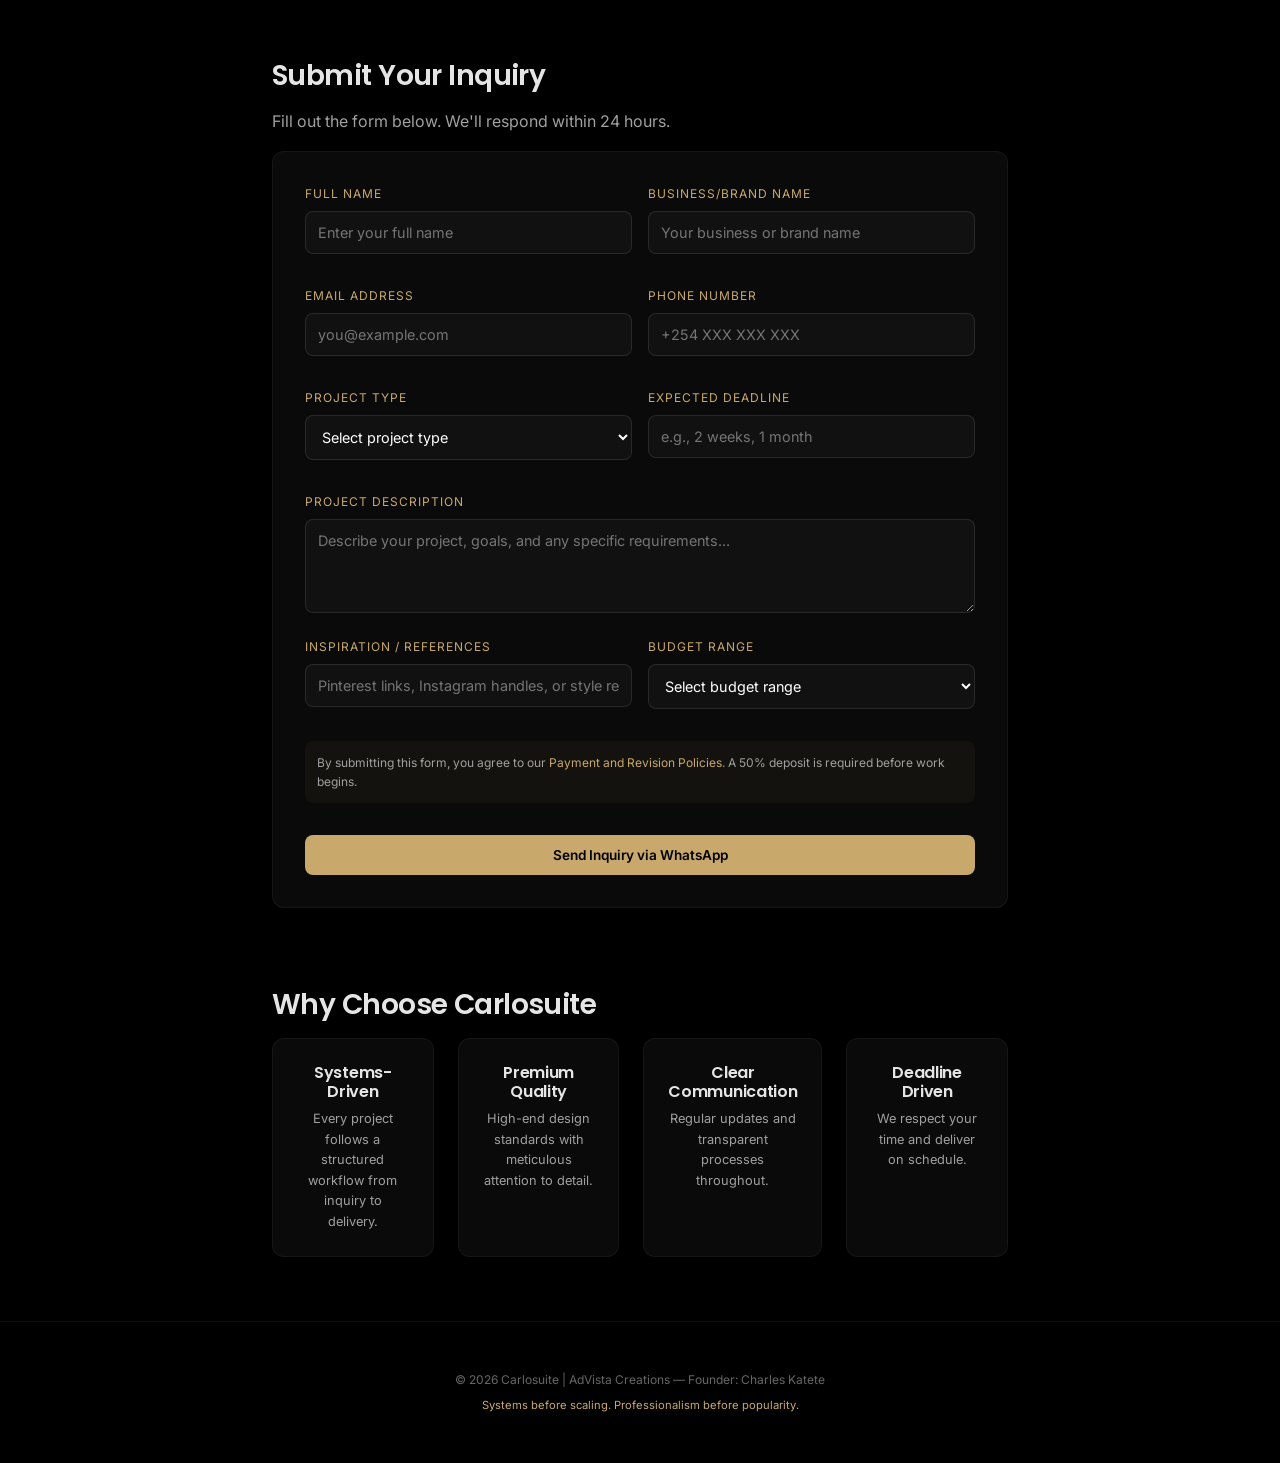
<file: start.html>
<!DOCTYPE html>
<html lang="en">
<head>
    <meta charset="UTF-8">
    <meta name="viewport" content="width=device-width, initial-scale=1.0">
    <title>Start a Project — Carlosuite | AdVista Creations</title>
    <link rel="stylesheet" href="css/style.css">
    <link href="https://fonts.googleapis.com/css2?family=Inter:opsz,wght@14..32,300;14..32,400;14..32,500;14..32,600;14..32,700&family=Poppins:wght@400;500;600;700;800&display=swap" rel="stylesheet">
</head>
<body>
    <div class="site-container">
        <!-- Navigation -->
        <header class="header">
            <div class="header-inner">
                <div class="logo">
                    <span class="logo-main">Carlosuite</span>
                    <span class="logo-sub">AdVista Creations</span>
                </div>
                <nav class="nav">
                    <a href="index.html" class="nav-link">Home</a>
                    <a href="operations.html" class="nav-link">Operations</a>
                    <a href="intel.html" class="nav-link">Intel</a>
                    <a href="start.html" class="nav-link active">Start Project</a>
                </nav>
            </div>
        </header>

        <!-- Main Content -->
        <main class="main">
            <!-- Page Header -->
            <section class="page-header">
                <div class="container container-narrow">
                    <h1>Start a Project</h1>
                    <p class="header-desc">Select your services, calculate your estimate, and submit your inquiry.</p>
                </div>
            </section>

            <!-- Pricing Section with Calculator -->
            <section class="pricing-section">
                <div class="container container-narrow">
                    <h2>2026 Rates Card</h2>
                    <p>Select the services you need. Total will update automatically.</p>
                    
                    <div class="price-calculator">
                        <div class="services-list">
                            <label class="service-option">
                                <input type="checkbox" class="service-checkbox" data-service="Logo Design" data-price="60">
                                <span class="service-name">Logo Design</span>
                                <span class="service-price">$60</span>
                                <span class="service-details">2-3 concepts · Up to 2 revisions</span>
                            </label>
                            
                            <label class="service-option">
                                <input type="checkbox" class="service-checkbox" data-service="Branding Package" data-price="100">
                                <span class="service-name">Branding Package</span>
                                <span class="service-price">$100</span>
                                <span class="service-details">Logo · Colour palette · Typography</span>
                            </label>
                            
                            <label class="service-option">
                                <input type="checkbox" class="service-checkbox" data-service="Flyer/Poster/Banner" data-price="40">
                                <span class="service-name">Flyer/Poster/Banner</span>
                                <span class="service-price">$40</span>
                                <span class="service-details">Print ready · Digital ready</span>
                            </label>
                            
                            <label class="service-option">
                                <input type="checkbox" class="service-checkbox" data-service="Social Media Templates" data-price="30">
                                <span class="service-name">Social Media Templates</span>
                                <span class="service-price">$30</span>
                                <span class="service-details">5 branded templates</span>
                            </label>
                            
                            <label class="service-option">
                                <input type="checkbox" class="service-checkbox" data-service="Business Cards" data-price="50">
                                <span class="service-name">Business Cards</span>
                                <span class="service-price">$50</span>
                                <span class="service-details">Custom layout · Print ready</span>
                            </label>
                            
                            <label class="service-option">
                                <input type="checkbox" class="service-checkbox" data-service="Content Design" data-price="80">
                                <span class="service-name">Content Design</span>
                                <span class="service-price">$80</span>
                                <span class="service-details">Infographics, Brochures</span>
                            </label>
                            
                            <label class="service-option">
                                <input type="checkbox" class="service-checkbox" data-service="Motion Graphics" data-price="100">
                                <span class="service-name">Motion Graphics</span>
                                <span class="service-price">$100</span>
                                <span class="service-details">Short promos, reels, intros</span>
                            </label>
                            
                            <label class="service-option">
                                <input type="checkbox" class="service-checkbox" data-service="Website UI/UX Design" data-price="200">
                                <span class="service-name">Website UI/UX Design</span>
                                <span class="service-price">$200</span>
                                <span class="service-details">Modern, responsive website designs</span>
                            </label>
                            
                            <label class="service-option">
                                <input type="checkbox" class="service-checkbox" data-service="Landing Page Design" data-price="150">
                                <span class="service-name">Landing Page Design</span>
                                <span class="service-price">$150</span>
                                <span class="service-details">High-converting landing pages</span>
                            </label>
                            
                            <label class="service-option">
                                <input type="checkbox" class="service-checkbox" data-service="Custom Request" data-price="0">
                                <span class="service-name">Custom Request</span>
                                <span class="service-price">Quote</span>
                                <span class="service-details">Tailored to your needs</span>
                            </label>
                        </div>
                        
                        <div class="total-box">
                            <strong>Estimated Total</strong>
                            <div class="total-amount">$<span id="totalPrice">0</span></div>
                        </div>
                        <p class="total-note">Final price confirmed after discovery call. 50% deposit required to start.</p>
                        
                        <div class="selected-services">
                            <strong>Selected Services</strong>
                            <ul id="selectedServicesList">
                                <li>No services selected</li>
                            </ul>
                        </div>
                    </div>
                    
                    <div class="pricing-notes">
                        <div class="note-card">
                            <strong>File formats</strong>
                            <p>JPG, PNG, PDF included</p>
                        </div>
                        <div class="note-card">
                            <strong>Revisions</strong>
                            <p>$10 per revision beyond package limits</p>
                        </div>
                        <div class="note-card">
                            <strong>Deposit</strong>
                            <p>50% required to start work</p>
                        </div>
                        <div class="note-card">
                            <strong>Printing</strong>
                            <p>Not included in design prices</p>
                        </div>
                        <div class="note-card">
                            <strong>Currency</strong>
                            <p>All prices in USD</p>
                        </div>
                    </div>
                </div>
            </section>

            <!-- Inquiry Form -->
            <section class="inquiry-form-section">
                <div class="container container-narrow">
                    <h2>Submit Your Inquiry</h2>
                    <p>Fill out the form below. We'll respond within 24 hours.</p>
                    
                    <div class="form-container">
                        <form id="inquiryForm">
                            <div class="form-row">
                                <div class="form-group">
                                    <label for="fullName">Full Name</label>
                                    <input type="text" id="fullName" name="fullName" required placeholder="Enter your full name">
                                </div>
                                <div class="form-group">
                                    <label for="businessName">Business/Brand Name</label>
                                    <input type="text" id="businessName" name="businessName" required placeholder="Your business or brand name">
                                </div>
                            </div>
                            
                            <div class="form-row">
                                <div class="form-group">
                                    <label for="email">Email Address</label>
                                    <input type="email" id="email" name="email" required placeholder="you@example.com">
                                </div>
                                <div class="form-group">
                                    <label for="phone">Phone Number</label>
                                    <input type="tel" id="phone" name="phone" required placeholder="+254 XXX XXX XXX">
                                </div>
                            </div>
                            
                            <div class="form-row">
                                <div class="form-group">
                                    <label for="projectType">Project Type</label>
                                    <select id="projectType" name="projectType" required>
                                        <option value="">Select project type</option>
                                        <option value="Logo Design">Logo Design</option>
                                        <option value="Branding Package">Branding Package</option>
                                        <option value="Social Media Design">Social Media Design</option>
                                        <option value="Website Design">Website Design</option>
                                        <option value="Print Materials">Print Materials</option>
                                        <option value="Motion Graphics">Motion Graphics</option>
                                        <option value="Custom Package">Custom Package</option>
                                    </select>
                                </div>
                                <div class="form-group">
                                    <label for="deadline">Expected Deadline</label>
                                    <input type="text" id="deadline" name="deadline" placeholder="e.g., 2 weeks, 1 month">
                                </div>
                            </div>
                            
                            <div class="form-group">
                                <label for="projectDesc">Project Description</label>
                                <textarea id="projectDesc" name="projectDesc" rows="4" required placeholder="Describe your project, goals, and any specific requirements..."></textarea>
                            </div>
                            
                            <div class="form-row">
                                <div class="form-group">
                                    <label for="inspiration">Inspiration / References</label>
                                    <input type="text" id="inspiration" name="inspiration" placeholder="Pinterest links, Instagram handles, or style references">
                                </div>
                                <div class="form-group">
                                    <label for="budget">Budget Range</label>
                                    <select id="budget" name="budget" required>
                                        <option value="">Select budget range</option>
                                        <option value="$50 - $100">$50 - $100</option>
                                        <option value="$100 - $200">$100 - $200</option>
                                        <option value="$200 - $500">$200 - $500</option>
                                        <option value="$500 - $1000">$500 - $1000</option>
                                        <option value="$1000+">$1000+</option>
                                        <option value="Flexible">Flexible - Let's discuss</option>
                                    </select>
                                </div>
                            </div>
                            
                            <div class="form-note">
                                <p>By submitting this form, you agree to our <a href="operations.html">Payment and Revision Policies</a>. A 50% deposit is required before work begins.</p>
                            </div>
                            
                            <button type="submit" class="btn-primary submit-btn">Send Inquiry via WhatsApp</button>
                        </form>
                    </div>
                </div>
            </section>

            <!-- Why Choose Us -->
            <section class="why-choose">
                <div class="container container-narrow">
                    <h2>Why Choose Carlosuite</h2>
                    
                    <div class="why-grid">
                        <div class="why-card">
                            <h3>Systems-Driven</h3>
                            <p>Every project follows a structured workflow from inquiry to delivery.</p>
                        </div>
                        <div class="why-card">
                            <h3>Premium Quality</h3>
                            <p>High-end design standards with meticulous attention to detail.</p>
                        </div>
                        <div class="why-card">
                            <h3>Clear Communication</h3>
                            <p>Regular updates and transparent processes throughout.</p>
                        </div>
                        <div class="why-card">
                            <h3>Deadline Driven</h3>
                            <p>We respect your time and deliver on schedule.</p>
                        </div>
                    </div>
                </div>
            </section>
        </main>

        <!-- Footer -->
        <footer class="footer">
            <div class="container">
                <div class="footer-inner">
                    <p class="footer-copyright">© 2026 Carlosuite | AdVista Creations — Founder: Charles Katete</p>
                    <p class="footer-philosophy">Systems before scaling. Professionalism before popularity.</p>
                </div>
            </div>
        </footer>
    </div>
    <script src="js/main.js"></script>
</body>
</html>
</file>
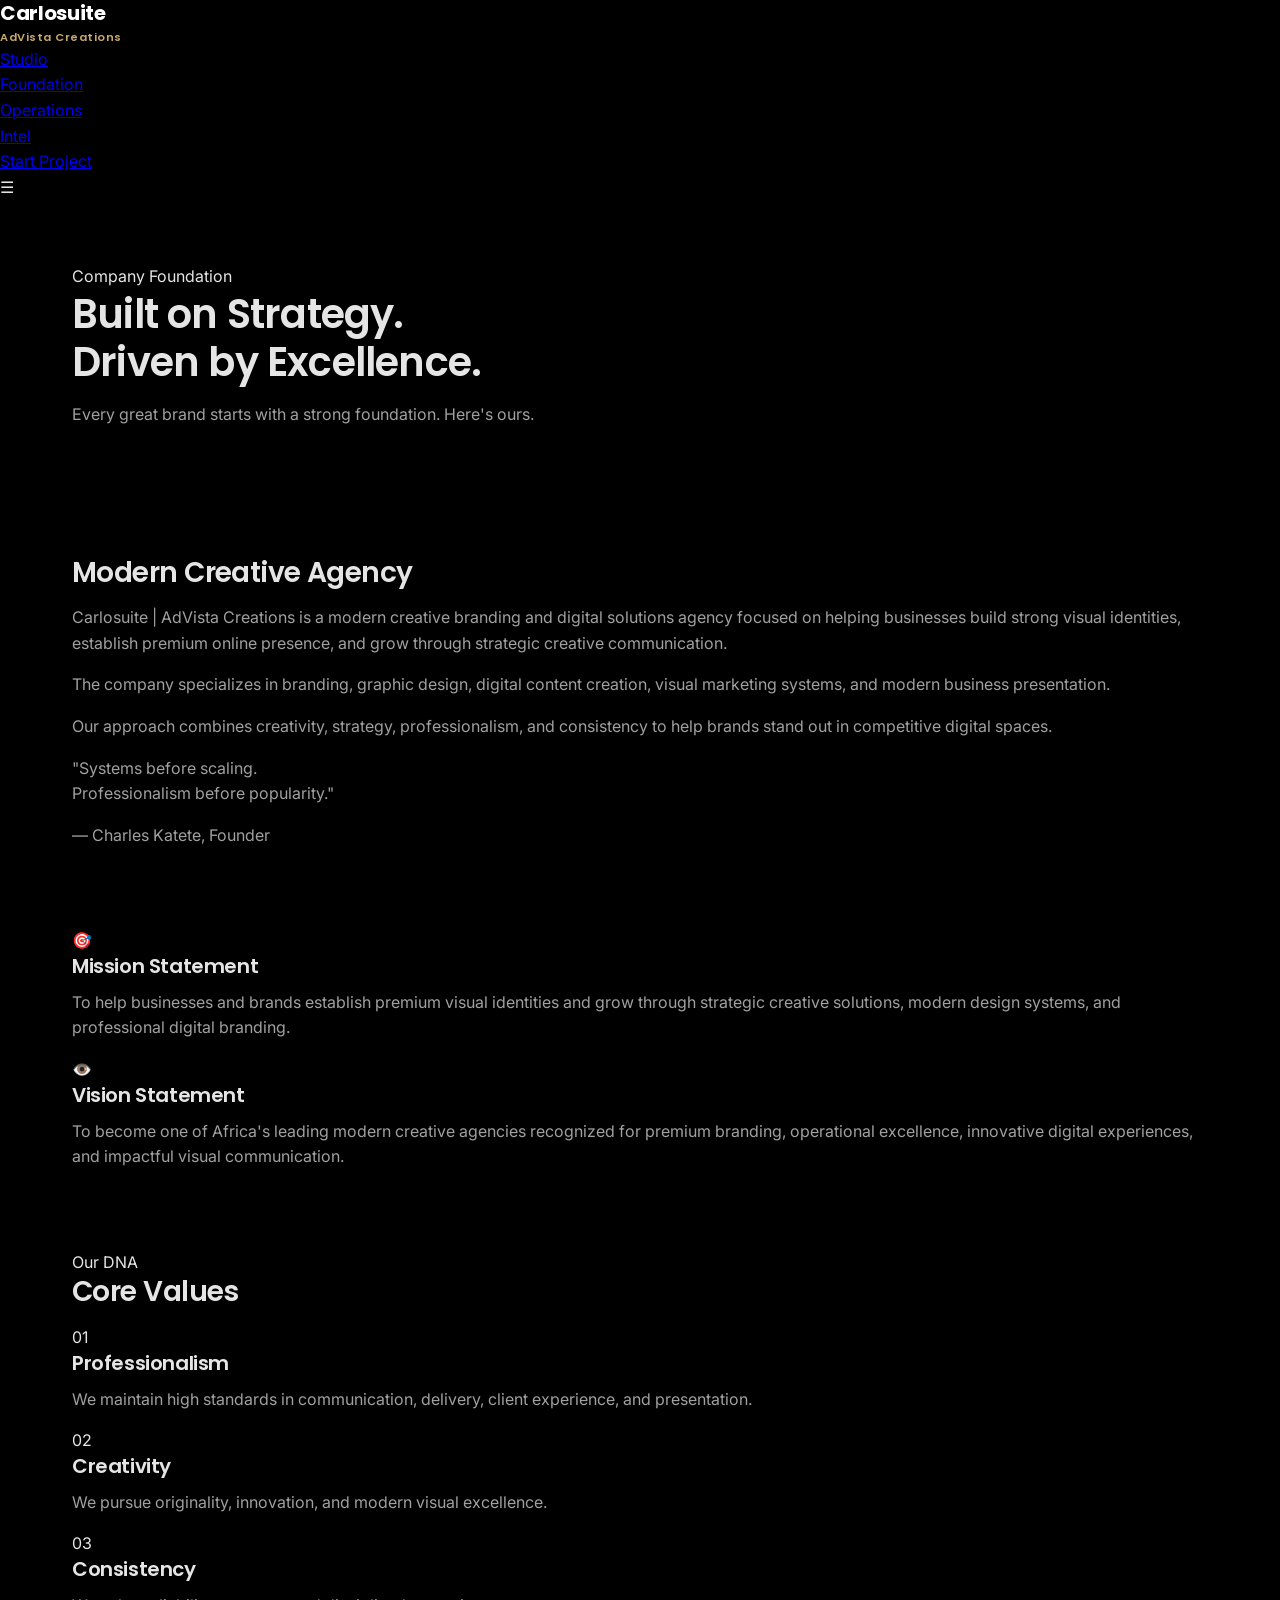
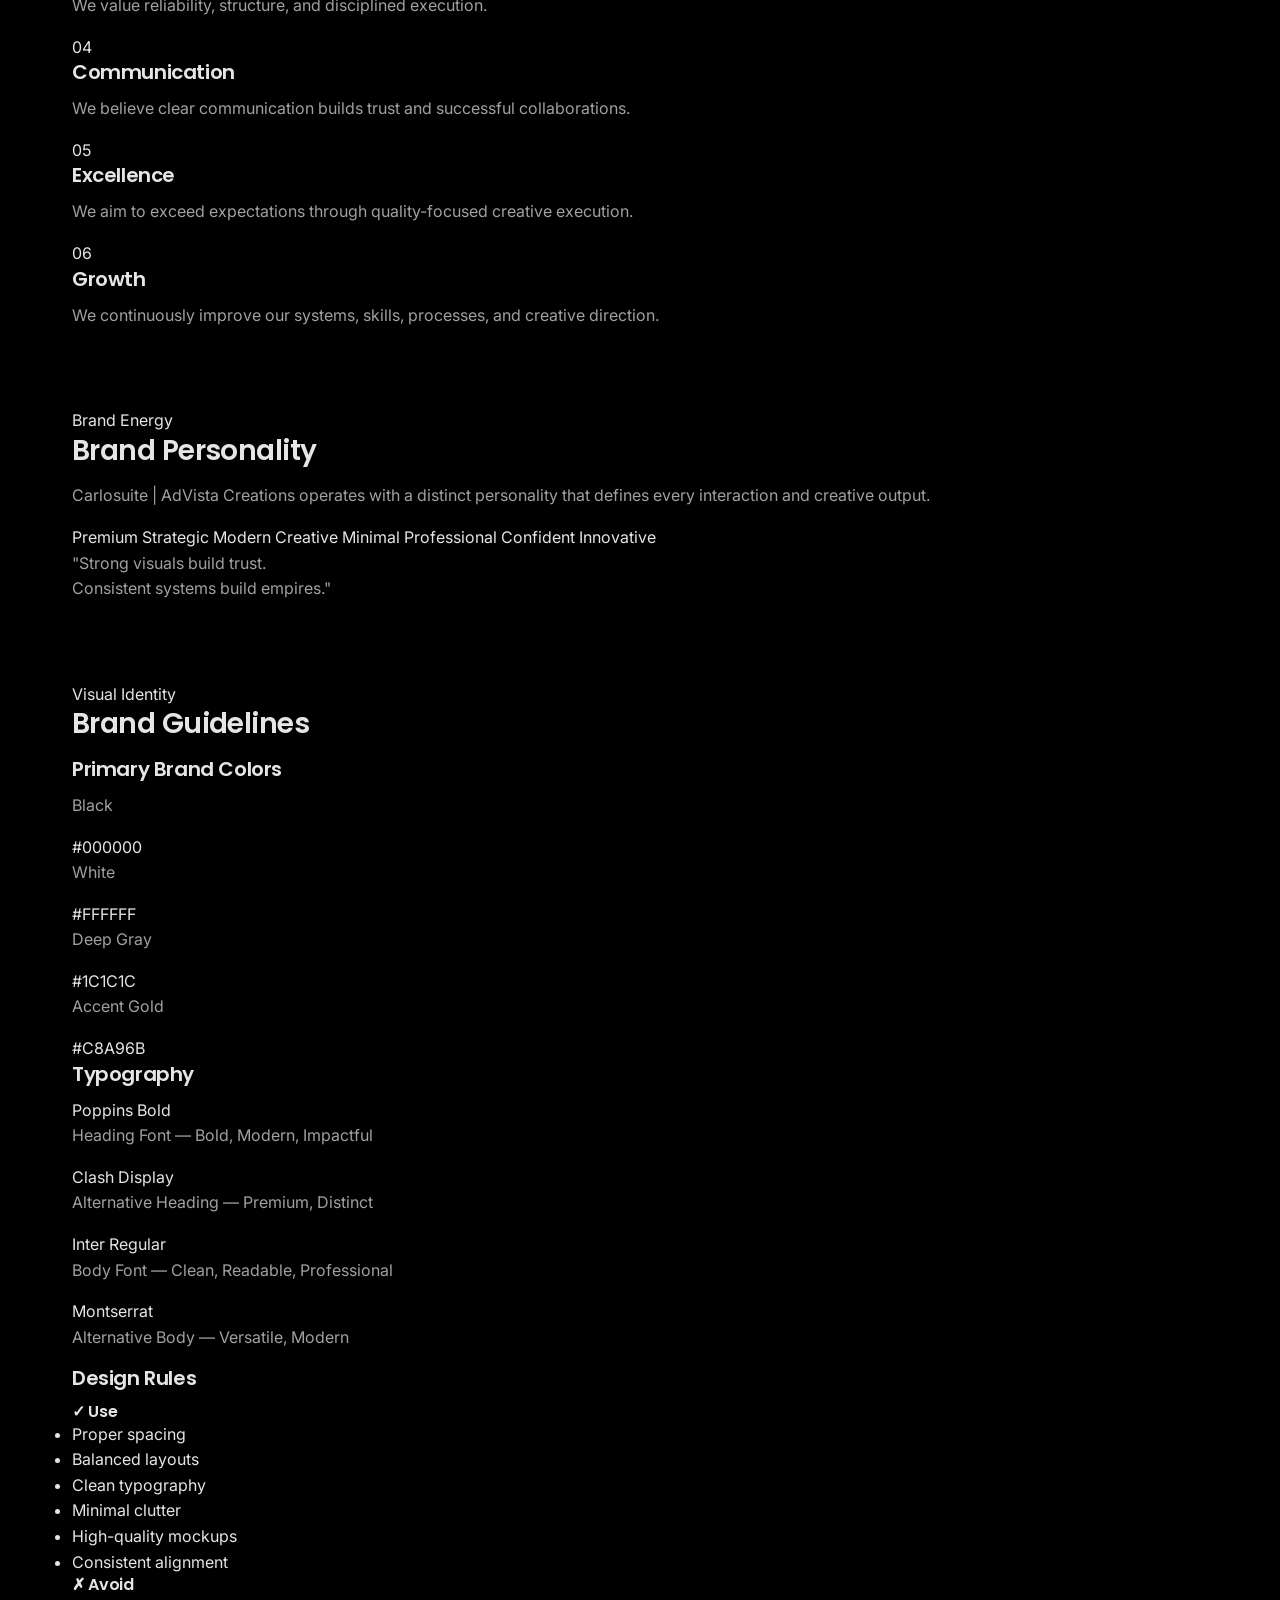
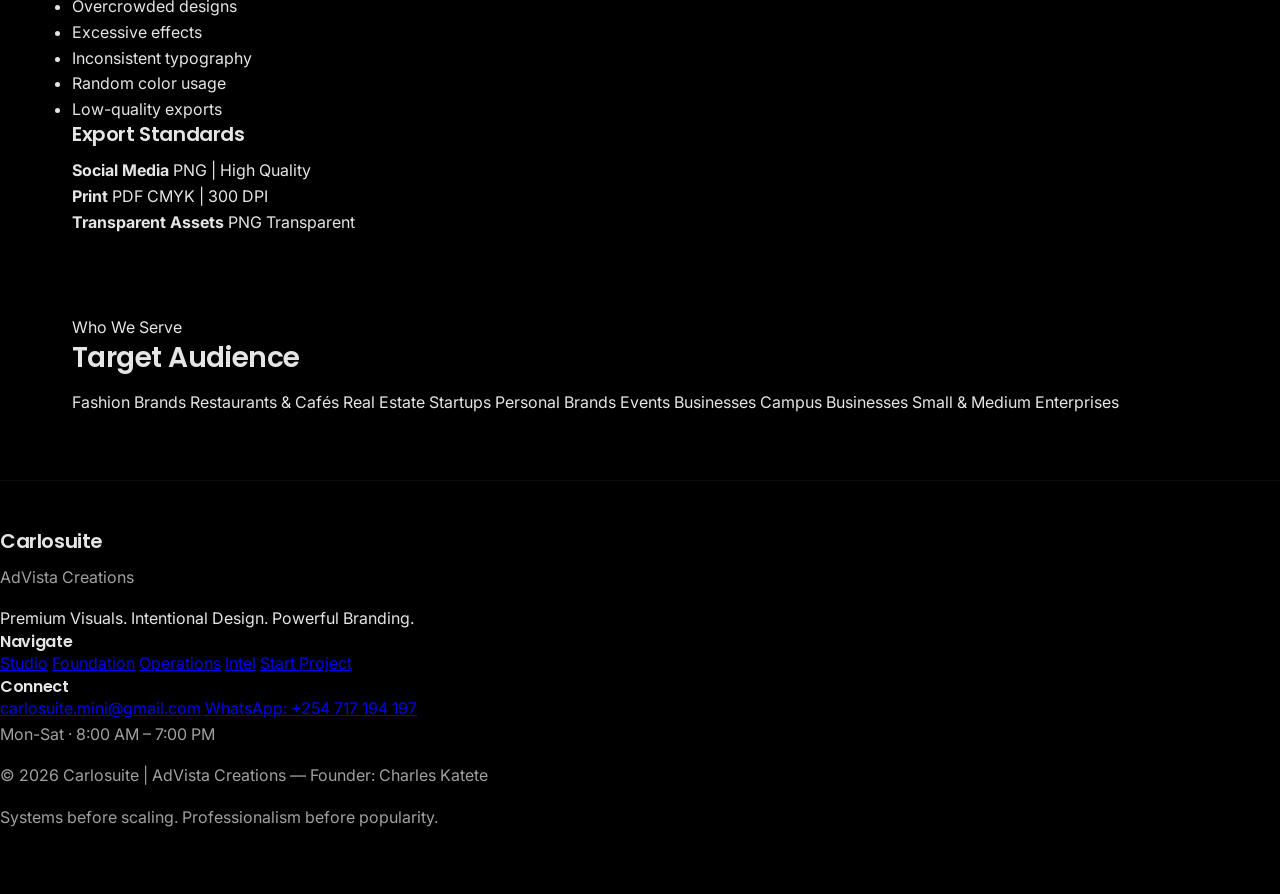
<file: studio.html>
<!DOCTYPE html>
<html lang="en">
<head>
    <meta charset="UTF-8">
    <meta name="viewport" content="width=device-width, initial-scale=1.0">
    <title>Foundation — Carlosuite | AdVista Creations</title>
    <link rel="stylesheet" href="css/style.css">
    <link href="https://fonts.googleapis.com/css2?family=Inter:opsz,wght@14..32,300;14..32,400;14..32,500;14..32,600;14..32,700&family=Poppins:wght@400;500;600;700;800&display=swap" rel="stylesheet">
</head>
<body>

    <!-- Navigation -->
    <nav class="navbar">
        <div class="nav-container">
            <div class="logo">
                <span class="logo-main">Carlosuite</span>
                <span class="logo-sub">AdVista Creations</span>
            </div>
            <ul class="nav-links">
                <li><a href="index.html">Studio</a></li>
                <li><a href="studio.html" class="active">Foundation</a></li>
                <li><a href="operations.html">Operations</a></li>
                <li><a href="intel.html">Intel</a></li>
                <li><a href="start.html" class="nav-cta">Start Project</a></li>
            </ul>
            <div class="mobile-menu-btn">☰</div>
        </div>
    </nav>

    <!-- Page Header -->
    <section class="page-header">
        <div class="container">
            <div class="section-header">
                <span class="section-tag">Company Foundation</span>
                <h1>Built on Strategy.<br>Driven by Excellence.</h1>
                <p class="header-desc">Every great brand starts with a strong foundation. Here's ours.</p>
            </div>
        </div>
    </section>

    <!-- Company Overview -->
    <section class="company-overview">
        <div class="container">
            <div class="overview-grid">
                <div class="overview-content">
                    <h2>Modern Creative Agency</h2>
                    <p class="lead-text">Carlosuite | AdVista Creations is a modern creative branding and digital solutions agency focused on helping businesses build strong visual identities, establish premium online presence, and grow through strategic creative communication.</p>
                    <p>The company specializes in branding, graphic design, digital content creation, visual marketing systems, and modern business presentation.</p>
                    <p class="closing-text">Our approach combines creativity, strategy, professionalism, and consistency to help brands stand out in competitive digital spaces.</p>
                </div>
                <div class="overview-quote">
                    <div class="quote-box">
                        <p class="quote-text">"Systems before scaling.<br>Professionalism before popularity."</p>
                        <p class="quote-author">— Charles Katete, Founder</p>
                    </div>
                </div>
            </div>
        </div>
    </section>

    <!-- Mission & Vision -->
    <section class="mission-vision">
        <div class="container">
            <div class="mv-grid">
                <div class="mission-box">
                    <div class="mv-icon">🎯</div>
                    <h3>Mission Statement</h3>
                    <p>To help businesses and brands establish premium visual identities and grow through strategic creative solutions, modern design systems, and professional digital branding.</p>
                </div>
                <div class="vision-box">
                    <div class="mv-icon">👁️</div>
                    <h3>Vision Statement</h3>
                    <p>To become one of Africa's leading modern creative agencies recognized for premium branding, operational excellence, innovative digital experiences, and impactful visual communication.</p>
                </div>
            </div>
        </div>
    </section>

    <!-- Core Values -->
    <section class="core-values">
        <div class="container">
            <div class="section-header">
                <span class="section-tag">Our DNA</span>
                <h2>Core Values</h2>
            </div>
            <div class="values-grid">
                <div class="value-card">
                    <div class="value-number">01</div>
                    <h3>Professionalism</h3>
                    <p>We maintain high standards in communication, delivery, client experience, and presentation.</p>
                </div>
                <div class="value-card">
                    <div class="value-number">02</div>
                    <h3>Creativity</h3>
                    <p>We pursue originality, innovation, and modern visual excellence.</p>
                </div>
                <div class="value-card">
                    <div class="value-number">03</div>
                    <h3>Consistency</h3>
                    <p>We value reliability, structure, and disciplined execution.</p>
                </div>
                <div class="value-card">
                    <div class="value-number">04</div>
                    <h3>Communication</h3>
                    <p>We believe clear communication builds trust and successful collaborations.</p>
                </div>
                <div class="value-card">
                    <div class="value-number">05</div>
                    <h3>Excellence</h3>
                    <p>We aim to exceed expectations through quality-focused creative execution.</p>
                </div>
                <div class="value-card">
                    <div class="value-number">06</div>
                    <h3>Growth</h3>
                    <p>We continuously improve our systems, skills, processes, and creative direction.</p>
                </div>
            </div>
        </div>
    </section>

    <!-- Brand Personality -->
    <section class="brand-personality">
        <div class="container">
            <div class="personality-grid">
                <div class="personality-content">
                    <span class="section-tag">Brand Energy</span>
                    <h2>Brand Personality</h2>
                    <p>Carlosuite | AdVista Creations operates with a distinct personality that defines every interaction and creative output.</p>
                    <div class="personality-tags">
                        <span class="personality-tag">Premium</span>
                        <span class="personality-tag">Strategic</span>
                        <span class="personality-tag">Modern</span>
                        <span class="personality-tag">Creative</span>
                        <span class="personality-tag">Minimal</span>
                        <span class="personality-tag">Professional</span>
                        <span class="personality-tag">Confident</span>
                        <span class="personality-tag">Innovative</span>
                    </div>
                </div>
                <div class="personality-quote">
                    <div class="gold-quote">
                        <p>"Strong visuals build trust.<br>Consistent systems build empires."</p>
                    </div>
                </div>
            </div>
        </div>
    </section>

    <!-- Brand Guidelines -->
    <section class="brand-guidelines">
        <div class="container">
            <div class="section-header">
                <span class="section-tag">Visual Identity</span>
                <h2>Brand Guidelines</h2>
            </div>
            
            <!-- Color Palette -->
            <div class="guidelines-section">
                <h3>Primary Brand Colors</h3>
                <div class="color-palette">
                    <div class="color-card">
                        <div class="color-swatch black"></div>
                        <p>Black</p>
                        <span>#000000</span>
                    </div>
                    <div class="color-card">
                        <div class="color-swatch white"></div>
                        <p>White</p>
                        <span>#FFFFFF</span>
                    </div>
                    <div class="color-card">
                        <div class="color-swatch deep-gray"></div>
                        <p>Deep Gray</p>
                        <span>#1C1C1C</span>
                    </div>
                    <div class="color-card">
                        <div class="color-swatch gold"></div>
                        <p>Accent Gold</p>
                        <span>#C8A96B</span>
                    </div>
                </div>
            </div>

            <!-- Typography -->
            <div class="guidelines-section">
                <h3>Typography</h3>
                <div class="typography-showcase">
                    <div class="typo-card">
                        <div class="typo-preview poppins-bold">Poppins Bold</div>
                        <p>Heading Font — Bold, Modern, Impactful</p>
                    </div>
                    <div class="typo-card">
                        <div class="typo-preview clash-display">Clash Display</div>
                        <p>Alternative Heading — Premium, Distinct</p>
                    </div>
                    <div class="typo-card">
                        <div class="typo-preview inter-regular">Inter Regular</div>
                        <p>Body Font — Clean, Readable, Professional</p>
                    </div>
                    <div class="typo-card">
                        <div class="typo-preview montserrat">Montserrat</div>
                        <p>Alternative Body — Versatile, Modern</p>
                    </div>
                </div>
            </div>

            <!-- Design Rules -->
            <div class="guidelines-section">
                <h3>Design Rules</h3>
                <div class="rules-grid">
                    <div class="rules-do">
                        <h4>✓ Use</h4>
                        <ul>
                            <li>Proper spacing</li>
                            <li>Balanced layouts</li>
                            <li>Clean typography</li>
                            <li>Minimal clutter</li>
                            <li>High-quality mockups</li>
                            <li>Consistent alignment</li>
                        </ul>
                    </div>
                    <div class="rules-dont">
                        <h4>✗ Avoid</h4>
                        <ul>
                            <li>Overcrowded designs</li>
                            <li>Excessive effects</li>
                            <li>Inconsistent typography</li>
                            <li>Random color usage</li>
                            <li>Low-quality exports</li>
                        </ul>
                    </div>
                </div>
            </div>

            <!-- Export Standards -->
            <div class="guidelines-section">
                <h3>Export Standards</h3>
                <div class="export-grid">
                    <div class="export-card">
                        <strong>Social Media</strong>
                        <span>PNG | High Quality</span>
                    </div>
                    <div class="export-card">
                        <strong>Print</strong>
                        <span>PDF CMYK | 300 DPI</span>
                    </div>
                    <div class="export-card">
                        <strong>Transparent Assets</strong>
                        <span>PNG Transparent</span>
                    </div>
                </div>
            </div>
        </div>
    </section>

    <!-- Target Audience -->
    <section class="target-audience">
        <div class="container">
            <div class="section-header">
                <span class="section-tag">Who We Serve</span>
                <h2>Target Audience</h2>
            </div>
            <div class="audience-grid">
                <span class="audience-tag">Fashion Brands</span>
                <span class="audience-tag">Restaurants & Cafés</span>
                <span class="audience-tag">Real Estate</span>
                <span class="audience-tag">Startups</span>
                <span class="audience-tag">Personal Brands</span>
                <span class="audience-tag">Events Businesses</span>
                <span class="audience-tag">Campus Businesses</span>
                <span class="audience-tag">Small & Medium Enterprises</span>
            </div>
        </div>
    </section>

    <!-- Footer -->
    <footer class="footer">
        <div class="footer-container">
            <div class="footer-grid">
                <div class="footer-brand">
                    <h3>Carlosuite</h3>
                    <p>AdVista Creations</p>
                    <span class="footer-tagline">Premium Visuals. Intentional Design. Powerful Branding.</span>
                </div>
                <div class="footer-links">
                    <h4>Navigate</h4>
                    <a href="index.html">Studio</a>
                    <a href="studio.html">Foundation</a>
                    <a href="operations.html">Operations</a>
                    <a href="intel.html">Intel</a>
                    <a href="start.html">Start Project</a>
                </div>
                <div class="footer-contact">
                    <h4>Connect</h4>
                    <a href="mailto:carlosuite.mini@gmail.com">carlosuite.mini@gmail.com</a>
                    <a href="https://wa.me/254717194197" target="_blank">WhatsApp: +254 717 194 197</a>
                    <p class="business-hours">Mon-Sat · 8:00 AM – 7:00 PM</p>
                </div>
            </div>
            <div class="footer-bottom">
                <p>© 2026 Carlosuite | AdVista Creations — Founder: Charles Katete</p>
                <p class="system-credit">Systems before scaling. Professionalism before popularity.</p>
            </div>
        </div>
    </footer>

    <script src="js/main.js"></script>
</body>
</html>
</file>
<file: css/style.css>
/* ============================================
   CARLOSUITE | ADVISTA CREATIONS
   Minimal Premium Design System
   Inspired by ChatGPT UI Principles:
   - Generous white space (24-80px)
   - Controlled content width (700-850px)
   - Left alignment for readability
   - Line height: 1.5-1.8
   - Spacing as separator
   - No heavy borders or excessive icons
   ============================================ */

/* Reset */
* {
    margin: 0;
    padding: 0;
    box-sizing: border-box;
}

/* Base */
html {
    scroll-behavior: smooth;
}

body {
    font-family: 'Inter', sans-serif;
    background-color: #000000;
    color: #e5e5e5;
    line-height: 1.6;
    font-size: 16px;
    font-weight: 400;
}

/* Typography */
h1, h2, h3, h4, .logo {
    font-family: 'Poppins', sans-serif;
    font-weight: 600;
    line-height: 1.2;
    letter-spacing: -0.02em;
}

h1 {
    font-size: 3.5rem;
    margin-bottom: 1.5rem;
}

h2 {
    font-size: 1.75rem;
    margin-bottom: 1rem;
}

h3 {
    font-size: 1.25rem;
    margin-bottom: 0.75rem;
}

p {
    margin-bottom: 1rem;
    color: #a0a0a0;
}

/* Container System */
.container {
    max-width: 1200px;
    margin: 0 auto;
    padding: 0 2rem;
}

.container-narrow {
    max-width: 800px;
    margin: 0 auto;
    padding: 0 2rem;
}

/* Site Container */
.site-container {
    min-height: 100vh;
    display: flex;
    flex-direction: column;
}

/* Header / Navigation */
.header {
    padding: 2rem 0;
    border-bottom: 1px solid rgba(255, 255, 255, 0.05);
}

.header-inner {
    max-width: 1200px;
    margin: 0 auto;
    padding: 0 2rem;
    display: flex;
    justify-content: space-between;
    align-items: center;
}

.logo {
    line-height: 1.3;
}

.logo-main {
    font-size: 1.25rem;
    font-weight: 700;
    display: block;
    color: #ffffff;
}

.logo-sub {
    font-size: 0.7rem;
    color: #c8a96b;
    letter-spacing: 0.5px;
}

.nav {
    display: flex;
    gap: 2rem;
}

.nav-link {
    color: #a0a0a0;
    text-decoration: none;
    font-size: 0.85rem;
    font-weight: 500;
    transition: color 0.2s ease;
}

.nav-link:hover {
    color: #c8a96b;
}

.nav-link.active {
    color: #c8a96b;
}

/* Main Content */
.main {
    flex: 1;
}

/* Hero Section */
.hero {
    padding: 5rem 0;
}

.hero-title {
    font-size: 3rem;
    font-weight: 700;
    margin-bottom: 1.5rem;
    color: #ffffff;
}

.hero-description {
    font-size: 1.125rem;
    line-height: 1.7;
    color: #a0a0a0;
    margin-bottom: 0;
}

/* Cards Section */
.cards-section {
    padding: 4rem 0;
}

.cards-grid {
    display: grid;
    grid-template-columns: repeat(3, 1fr);
    gap: 2rem;
}

.card {
    background: #0a0a0a;
    border: 1px solid rgba(255, 255, 255, 0.05);
    border-radius: 12px;
    padding: 2rem;
    text-decoration: none;
    transition: all 0.3s ease;
    display: block;
}

.card:hover {
    border-color: rgba(200, 169, 107, 0.3);
    transform: translateY(-4px);
}

.card-content {
    display: flex;
    flex-direction: column;
}

.card-title {
    font-size: 1.5rem;
    font-weight: 600;
    margin-bottom: 1rem;
    color: #ffffff;
    line-height: 1.3;
}

.card-description {
    font-size: 0.9rem;
    line-height: 1.6;
    color: #a0a0a0;
    margin-bottom: 1.5rem;
}

.card-link {
    color: #c8a96b;
    font-size: 0.85rem;
    font-weight: 500;
    transition: color 0.2s ease;
}

.card:hover .card-link {
    color: #ffffff;
}

/* Footer */
.footer {
    padding: 3rem 0;
    border-top: 1px solid rgba(255, 255, 255, 0.05);
    margin-top: 4rem;
}

.footer-inner {
    text-align: center;
}

.footer-copyright {
    font-size: 0.75rem;
    color: #666;
    margin-bottom: 0.5rem;
}

.footer-philosophy {
    font-size: 0.7rem;
    color: #c8a96b;
    margin-bottom: 0;
}

/* ============================================
   OPERATIONS.HTML, INTEL.HTML, START.HTML
   Shared page styles
   ============================================ */

/* Page Header */
.page-header {
    padding: 4rem 0 2rem 0;
}

.page-header h1 {
    font-size: 2.5rem;
    margin-bottom: 1rem;
}

.header-desc {
    font-size: 1rem;
    color: #a0a0a0;
    max-width: 700px;
}

/* Section spacing */
section {
    margin-bottom: 5rem;
}

section:last-of-type {
    margin-bottom: 0;
}

/* Onboarding Steps */
.onboarding-steps {
    display: flex;
    flex-direction: column;
    gap: 2rem;
}

.step {
    display: flex;
    gap: 1.5rem;
    align-items: flex-start;
}

.step-number {
    font-family: 'Poppins', sans-serif;
    font-size: 1.5rem;
    font-weight: 700;
    color: #c8a96b;
    min-width: 2.5rem;
}

.step-content h3 {
    margin-bottom: 0.5rem;
    color: #ffffff;
}

.step-content p {
    margin-bottom: 0;
    line-height: 1.6;
}

/* Project Tracker */
.tracker-container {
    background: #0a0a0a;
    border: 1px solid rgba(255, 255, 255, 0.05);
    border-radius: 12px;
    padding: 2rem;
}

.progress-bar-container {
    background: #1a1a1a;
    border-radius: 20px;
    height: 6px;
    overflow: hidden;
    margin-bottom: 1rem;
}

.progress-bar {
    background: #c8a96b;
    height: 100%;
    width: 0%;
    transition: width 0.3s ease;
}

.progress-percentage {
    text-align: right;
    font-size: 0.8rem;
    color: #c8a96b;
    margin-bottom: 2rem;
}

.stages-grid {
    display: grid;
    grid-template-columns: repeat(auto-fill, minmax(150px, 1fr));
    gap: 1rem;
}

.stage-item {
    background: #111111;
    padding: 0.75rem 1rem;
    border-radius: 8px;
    display: flex;
    align-items: center;
    gap: 0.75rem;
    cursor: pointer;
    transition: all 0.2s ease;
    border: 1px solid rgba(255, 255, 255, 0.05);
}

.stage-item:hover {
    background: #1a1a1a;
}

.stage-completed {
    background: rgba(200, 169, 107, 0.1);
    border-color: rgba(200, 169, 107, 0.3);
}

.stage-num {
    font-size: 0.7rem;
    font-weight: 600;
    color: #c8a96b;
    background: rgba(200, 169, 107, 0.1);
    padding: 2px 6px;
    border-radius: 4px;
}

.stage-name {
    font-size: 0.8rem;
    color: #e5e5e5;
}

/* Policies Accordion */
.policies-accordion {
    display: flex;
    flex-direction: column;
    gap: 0.5rem;
}

.policy-item {
    background: #0a0a0a;
    border: 1px solid rgba(255, 255, 255, 0.05);
    border-radius: 12px;
    overflow: hidden;
}

.policy-header {
    display: flex;
    justify-content: space-between;
    align-items: center;
    padding: 1.25rem 1.5rem;
    cursor: pointer;
    background: #0a0a0a;
}

.policy-header h3 {
    margin-bottom: 0;
    font-size: 1.1rem;
}

.toggle-icon {
    color: #c8a96b;
    font-size: 0.8rem;
}

.policy-content {
    padding: 0 1.5rem 1.25rem 1.5rem;
    border-top: 1px solid rgba(255, 255, 255, 0.05);
    display: none;
}

.policy-content p {
    margin-bottom: 0.75rem;
    font-size: 0.9rem;
}

.policy-content p:last-child {
    margin-bottom: 0;
}

/* Script Generator */
.generator-box {
    background: #0a0a0a;
    border: 1px solid rgba(255, 255, 255, 0.05);
    border-radius: 12px;
    padding: 2rem;
}

.generator-controls {
    display: flex;
    flex-wrap: wrap;
    gap: 1rem;
    margin-bottom: 1.5rem;
}

.form-group {
    flex: 1;
    min-width: 200px;
}

.form-group label {
    display: block;
    font-size: 0.75rem;
    text-transform: uppercase;
    letter-spacing: 1px;
    color: #c8a96b;
    margin-bottom: 0.5rem;
}

.script-select,
.client-input {
    width: 100%;
    padding: 0.75rem;
    background: #111111;
    border: 1px solid rgba(255, 255, 255, 0.1);
    border-radius: 8px;
    color: #ffffff;
    font-family: 'Inter', sans-serif;
    font-size: 0.9rem;
}

.script-textarea {
    width: 100%;
    min-height: 300px;
    padding: 1rem;
    background: #111111;
    border: 1px solid rgba(255, 255, 255, 0.1);
    border-radius: 8px;
    color: #e5e5e5;
    font-family: 'Inter', sans-serif;
    font-size: 0.85rem;
    line-height: 1.6;
    resize: vertical;
    margin-bottom: 1rem;
}

.script-output-container {
    margin-top: 1rem;
}

/* Buttons */
.btn-primary {
    display: inline-block;
    background: #c8a96b;
    color: #000000;
    padding: 0.75rem 1.5rem;
    border-radius: 8px;
    text-decoration: none;
    font-weight: 600;
    font-size: 0.85rem;
    border: none;
    cursor: pointer;
    transition: all 0.2s ease;
    font-family: 'Inter', sans-serif;
}

.btn-primary:hover {
    background: #ffffff;
}

.btn-secondary {
    display: inline-block;
    background: transparent;
    color: #ffffff;
    padding: 0.75rem 1.5rem;
    border-radius: 8px;
    text-decoration: none;
    font-weight: 500;
    font-size: 0.85rem;
    border: 1px solid rgba(255, 255, 255, 0.2);
    cursor: pointer;
    transition: all 0.2s ease;
    font-family: 'Inter', sans-serif;
}

.btn-secondary:hover {
    border-color: #c8a96b;
    color: #c8a96b;
}

.copy-btn {
    width: 100%;
}

/* Workflow Grid */
.workflow-grid {
    display: grid;
    grid-template-columns: repeat(3, 1fr);
    gap: 2rem;
}

.workflow-card {
    background: #0a0a0a;
    border: 1px solid rgba(255, 255, 255, 0.05);
    border-radius: 12px;
    padding: 1.5rem;
}

.workflow-card h3 {
    margin-bottom: 1rem;
}

.workflow-card ul {
    list-style: none;
    padding: 0;
}

.workflow-card li {
    font-size: 0.85rem;
    color: #a0a0a0;
    padding: 0.25rem 0;
}

/* Naming Box */
.naming-box {
    background: #0a0a0a;
    border: 1px solid rgba(255, 255, 255, 0.05);
    border-radius: 12px;
    padding: 2rem;
    text-align: center;
}

.naming-format {
    font-family: monospace;
    font-size: 1rem;
    color: #c8a96b;
    margin: 0.5rem 0;
}

.naming-example {
    font-size: 0.8rem;
    color: #666;
}

/* Content Pillars */
.pillars-grid {
    display: grid;
    grid-template-columns: repeat(auto-fill, minmax(280px, 1fr));
    gap: 1.5rem;
}

.pillar-card {
    background: #0a0a0a;
    border: 1px solid rgba(255, 255, 255, 0.05);
    border-radius: 12px;
    padding: 1.5rem;
}

.pillar-card h3 {
    margin-bottom: 0.5rem;
}

.pillar-card p {
    margin-bottom: 0;
    font-size: 0.85rem;
}

/* Weekly Grid */
.weekly-grid {
    display: grid;
    grid-template-columns: repeat(auto-fill, minmax(160px, 1fr));
    gap: 1rem;
    margin-bottom: 2rem;
}

.weekday-card {
    background: #0a0a0a;
    border: 1px solid rgba(255, 255, 255, 0.05);
    border-radius: 12px;
    padding: 1rem;
    text-align: center;
}

.weekday {
    font-weight: 700;
    color: #c8a96b;
    font-size: 0.85rem;
    margin-bottom: 0.5rem;
}

.content-type {
    font-size: 0.8rem;
    color: #a0a0a0;
}

/* Goals Tags */
.goals-list {
    display: flex;
    flex-wrap: wrap;
    gap: 0.75rem;
    margin-top: 1rem;
}

.goal-tag {
    background: rgba(200, 169, 107, 0.1);
    padding: 0.5rem 1rem;
    border-radius: 20px;
    font-size: 0.8rem;
    color: #c8a96b;
}

/* Outreach System */
.outreach-rule {
    display: flex;
    gap: 1rem;
    background: #0a0a0a;
    border: 1px solid rgba(255, 255, 255, 0.05);
    border-radius: 12px;
    padding: 1.5rem;
    margin-bottom: 2rem;
}

.rule-content h3 {
    margin-bottom: 0.5rem;
}

.rule-content p {
    margin-bottom: 0;
}

.outreach-tracker {
    background: #0a0a0a;
    border: 1px solid rgba(255, 255, 255, 0.05);
    border-radius: 12px;
    padding: 1.5rem;
    margin-bottom: 2rem;
}

.tracker-check {
    margin-bottom: 1.5rem;
}

.check-container {
    display: flex;
    align-items: center;
    gap: 0.75rem;
    cursor: pointer;
    font-size: 0.9rem;
}

.check-container input {
    width: 18px;
    height: 18px;
    cursor: pointer;
}

.tracker-date {
    font-size: 0.75rem;
    color: #666;
    margin-top: 0.5rem;
    margin-bottom: 0;
}

.outreach-stats {
    display: flex;
    gap: 2rem;
}

.stat {
    text-align: center;
}

.stat-number {
    display: block;
    font-size: 1.5rem;
    font-weight: 700;
    color: #c8a96b;
}

.stat-label {
    font-size: 0.7rem;
    color: #666;
}

.outreach-script {
    background: #0a0a0a;
    border: 1px solid rgba(255, 255, 255, 0.05);
    border-radius: 12px;
    padding: 1.5rem;
    margin-bottom: 2rem;
}

.script-box {
    background: #111111;
    padding: 1rem;
    border-radius: 8px;
    margin: 1rem 0;
}

.script-box p {
    margin-bottom: 0.5rem;
    font-size: 0.85rem;
}

.script-signature {
    margin-top: 1rem;
    color: #c8a96b;
}

.copy-script-btn {
    background: transparent;
    border: 1px solid rgba(255, 255, 255, 0.2);
    padding: 0.5rem 1rem;
    border-radius: 8px;
    color: #ffffff;
    cursor: pointer;
    font-size: 0.8rem;
}

/* Referral System */
.referral-system {
    background: #0a0a0a;
    border: 1px solid rgba(255, 255, 255, 0.05);
    border-radius: 12px;
    padding: 1.5rem;
}

.referral-system ul {
    list-style: none;
    padding: 0;
    margin-top: 1rem;
}

.referral-system li {
    font-size: 0.85rem;
    color: #a0a0a0;
    padding: 0.25rem 0;
}

/* Quality Checklist */
.checklist-grid {
    display: grid;
    grid-template-columns: repeat(auto-fill, minmax(250px, 1fr));
    gap: 0.75rem;
    background: #0a0a0a;
    border: 1px solid rgba(255, 255, 255, 0.05);
    border-radius: 12px;
    padding: 1.5rem;
}

.checklist-item {
    display: flex;
    align-items: center;
    gap: 0.75rem;
}

.checklist-item input {
    width: 16px;
    height: 16px;
    cursor: pointer;
}

.checklist-item label {
    font-size: 0.85rem;
    color: #e5e5e5;
    cursor: pointer;
}

.checklist-note {
    margin-top: 1rem;
    padding: 1rem;
    background: rgba(200, 169, 107, 0.05);
    border-radius: 8px;
    text-align: center;
}

.checklist-note p {
    margin-bottom: 0;
    font-size: 0.85rem;
}

/* Rules Two Columns */
.rules-two-columns {
    display: grid;
    grid-template-columns: 1fr 1fr;
    gap: 2rem;
    background: #0a0a0a;
    border: 1px solid rgba(255, 255, 255, 0.05);
    border-radius: 12px;
    padding: 2rem;
}

.rules-column ul {
    list-style: none;
    padding: 0;
}

.rules-column li {
    font-size: 0.85rem;
    color: #a0a0a0;
    padding: 0.5rem 0;
    border-bottom: 1px solid rgba(255, 255, 255, 0.05);
}

.rules-column li:last-child {
    border-bottom: none;
}

/* Principles Grid */
.principles-grid-full {
    display: grid;
    grid-template-columns: repeat(3, 1fr);
    gap: 2rem;
    background: #0a0a0a;
    border: 1px solid rgba(255, 255, 255, 0.05);
    border-radius: 12px;
    padding: 2rem;
}

.principles-group h3 {
    margin-bottom: 1rem;
    font-size: 1rem;
}

.principles-group ul {
    list-style: none;
    padding: 0;
}

.principles-group li {
    font-size: 0.85rem;
    color: #a0a0a0;
    padding: 0.25rem 0;
}

/* Goals Grid */
.goals-grid {
    display: grid;
    grid-template-columns: repeat(3, 1fr);
    gap: 1.5rem;
}

.goal-card {
    background: #0a0a0a;
    border: 1px solid rgba(255, 255, 255, 0.05);
    border-radius: 12px;
    padding: 1.5rem;
}

.goal-card h3 {
    margin-bottom: 1rem;
    color: #c8a96b;
}

.goal-card ul {
    list-style: none;
    padding: 0;
}

.goal-card li {
    font-size: 0.85rem;
    color: #a0a0a0;
    padding: 0.25rem 0;
}

/* Final Statement */
.statement-box {
    background: #0a0a0a;
    border: 1px solid rgba(255, 255, 255, 0.05);
    border-radius: 12px;
    padding: 2.5rem;
    text-align: center;
}

.statement-text {
    font-size: 1.1rem;
    color: #e5e5e5;
    margin-bottom: 1rem;
}

.statement-closing {
    font-size: 1rem;
    color: #a0a0a0;
    margin: 1.5rem 0;
}

.statement-gold {
    color: #c8a96b;
    font-weight: 500;
    margin-top: 1rem;
}

/* Pricing Section */
.price-calculator {
    background: #0a0a0a;
    border: 1px solid rgba(255, 255, 255, 0.05);
    border-radius: 12px;
    padding: 2rem;
    margin-bottom: 2rem;
}

.services-list {
    display: flex;
    flex-direction: column;
    gap: 0.5rem;
    margin: 1.5rem 0;
}

.service-option {
    display: flex;
    align-items: center;
    gap: 1rem;
    padding: 0.75rem;
    background: #111111;
    border-radius: 8px;
    cursor: pointer;
}

.service-option input {
    width: 18px;
    height: 18px;
    cursor: pointer;
}

.service-name {
    font-weight: 500;
    color: #ffffff;
    min-width: 150px;
}

.service-price {
    color: #c8a96b;
    font-weight: 500;
    min-width: 80px;
}

.service-details {
    color: #666;
    font-size: 0.75rem;
}

.total-box {
    background: #111111;
    padding: 1rem;
    border-radius: 8px;
    margin: 1rem 0;
    display: flex;
    justify-content: space-between;
    align-items: center;
    flex-wrap: wrap;
    gap: 1rem;
}

.total-amount {
    font-size: 1.5rem;
    font-weight: 700;
    color: #c8a96b;
}

.total-note {
    font-size: 0.7rem;
    margin-bottom: 0;
}

.selected-services {
    margin-top: 1rem;
}

.selected-services ul {
    list-style: none;
    padding: 0;
    margin-top: 0.5rem;
}

.selected-services li {
    font-size: 0.8rem;
    color: #a0a0a0;
    padding: 0.25rem 0;
}

.pricing-notes {
    display: grid;
    grid-template-columns: repeat(auto-fill, minmax(200px, 1fr));
    gap: 1rem;
}

.note-card {
    background: #0a0a0a;
    border: 1px solid rgba(255, 255, 255, 0.05);
    border-radius: 12px;
    padding: 1rem;
}

.note-card strong {
    display: block;
    margin-bottom: 0.5rem;
    font-size: 0.8rem;
    color: #c8a96b;
}

.note-card p {
    font-size: 0.75rem;
    margin-bottom: 0;
}

/* Form Container */
.form-container {
    background: #0a0a0a;
    border: 1px solid rgba(255, 255, 255, 0.05);
    border-radius: 12px;
    padding: 2rem;
}

.form-row {
    display: grid;
    grid-template-columns: 1fr 1fr;
    gap: 1rem;
    margin-bottom: 1rem;
}

.form-group {
    margin-bottom: 1rem;
}

.form-group label {
    display: block;
    font-size: 0.75rem;
    text-transform: uppercase;
    letter-spacing: 1px;
    color: #c8a96b;
    margin-bottom: 0.5rem;
}

.form-group input,
.form-group select,
.form-group textarea {
    width: 100%;
    padding: 0.75rem;
    background: #111111;
    border: 1px solid rgba(255, 255, 255, 0.1);
    border-radius: 8px;
    color: #ffffff;
    font-family: 'Inter', sans-serif;
    font-size: 0.9rem;
}

.form-group input:focus,
.form-group select:focus,
.form-group textarea:focus {
    outline: none;
    border-color: #c8a96b;
}

.form-note {
    background: rgba(200, 169, 107, 0.05);
    padding: 0.75rem;
    border-radius: 8px;
    margin: 1rem 0;
}

.form-note p {
    font-size: 0.75rem;
    margin-bottom: 0;
    color: #a0a0a0;
}

.form-note a {
    color: #c8a96b;
    text-decoration: none;
}

.submit-btn {
    width: 100%;
    margin-top: 1rem;
}

/* Why Choose Grid */
.why-grid {
    display: grid;
    grid-template-columns: repeat(4, 1fr);
    gap: 1.5rem;
}

.why-card {
    background: #0a0a0a;
    border: 1px solid rgba(255, 255, 255, 0.05);
    border-radius: 12px;
    padding: 1.5rem;
    text-align: center;
}

.why-card h3 {
    margin-bottom: 0.5rem;
    font-size: 1rem;
}

.why-card p {
    font-size: 0.8rem;
    margin-bottom: 0;
}

/* Responsive */
@media (max-width: 900px) {
    .cards-grid {
        grid-template-columns: 1fr;
        gap: 1.5rem;
    }

    .workflow-grid {
        grid-template-columns: 1fr;
    }

    .principles-grid-full {
        grid-template-columns: 1fr;
    }

    .goals-grid {
        grid-template-columns: 1fr;
    }

    .why-grid {
        grid-template-columns: 1fr;
    }

    .rules-two-columns {
        grid-template-columns: 1fr;
    }

    .form-row {
        grid-template-columns: 1fr;
    }

    .service-option {
        flex-wrap: wrap;
    }

    .service-name {
        min-width: auto;
    }

    .hero-title {
        font-size: 2rem;
    }

    .container,
    .container-narrow {
        padding: 0 1rem;
    }

    .header-inner {
        padding: 0 1rem;
    }

    .page-header {
        padding: 2rem 0 1rem 0;
    }

    section {
        margin-bottom: 3rem;
    }
}

@media (max-width: 600px) {
    .header-inner {
        flex-direction: column;
        gap: 1rem;
        text-align: center;
    }

    .nav {
        gap: 1.5rem;
    }

    .stage-item {
        padding: 0.5rem;
    }

    .stage-name {
        font-size: 0.7rem;
    }
}
</file>
